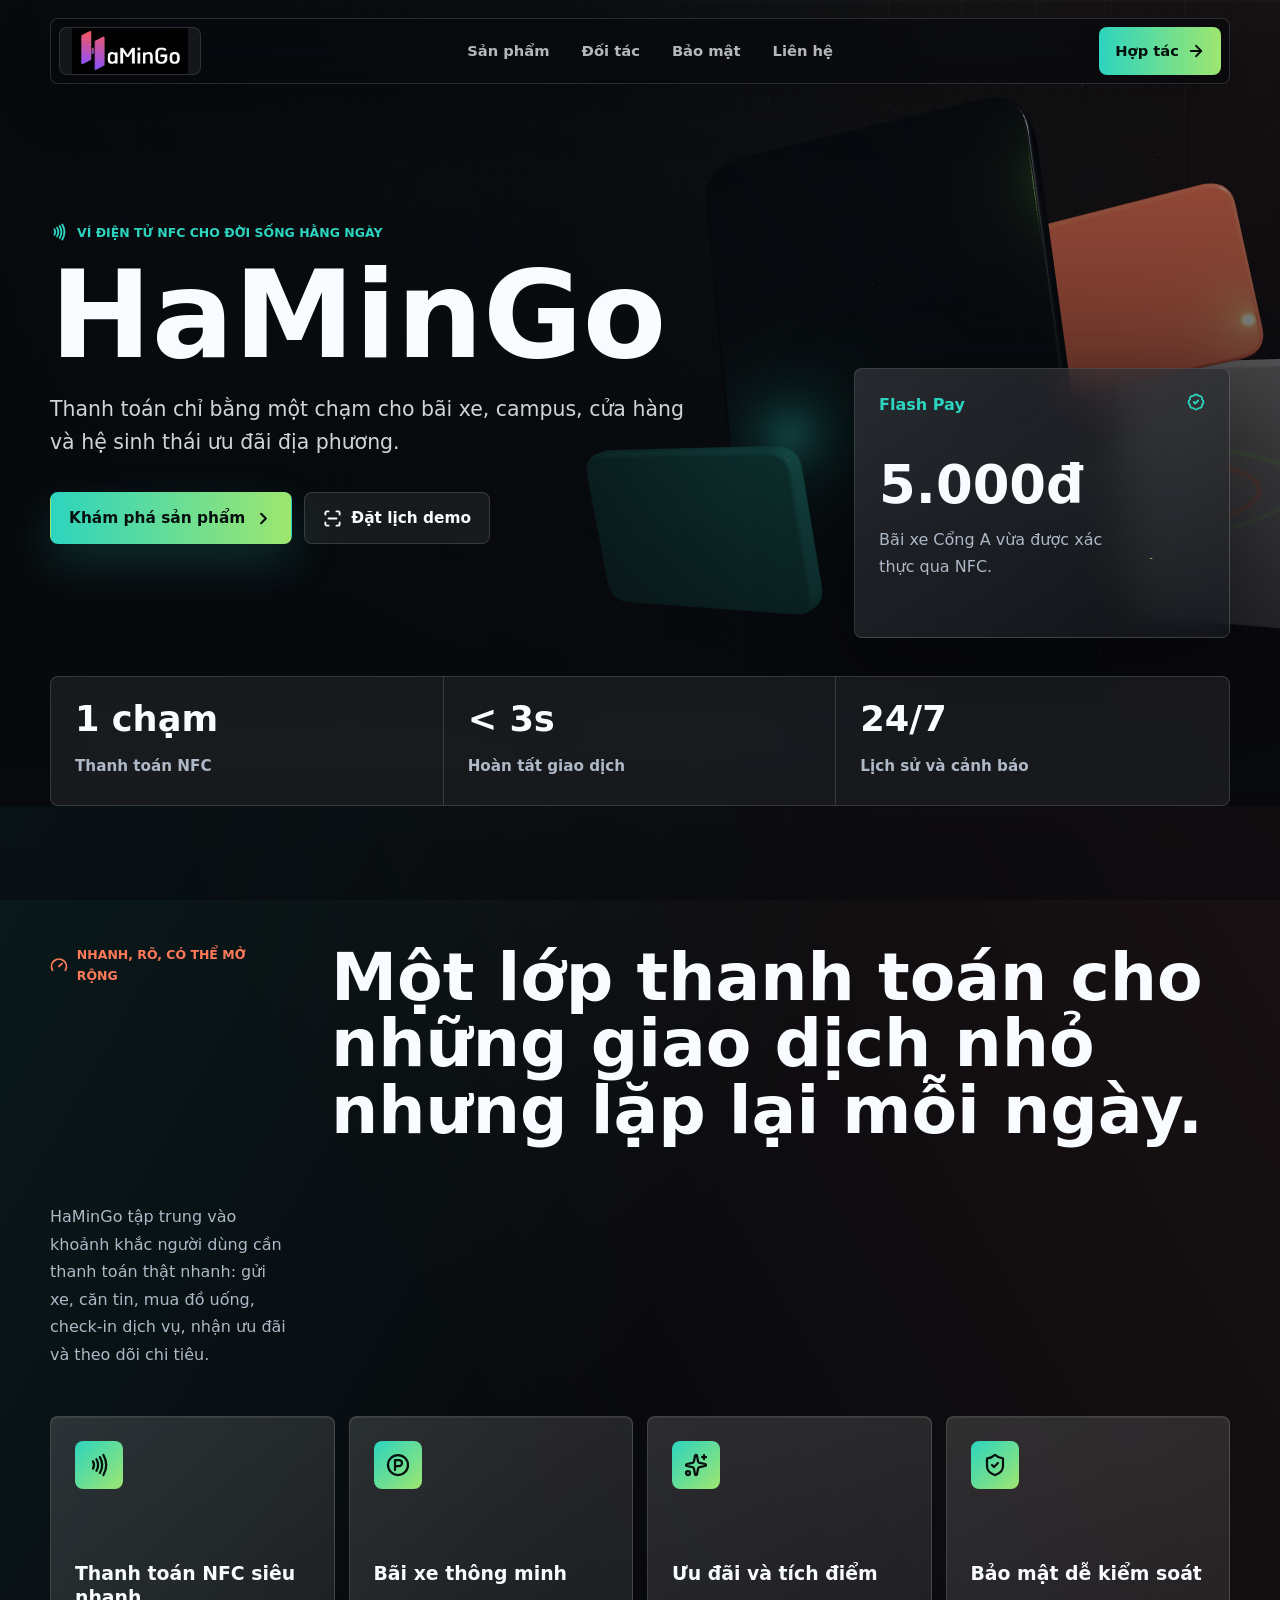
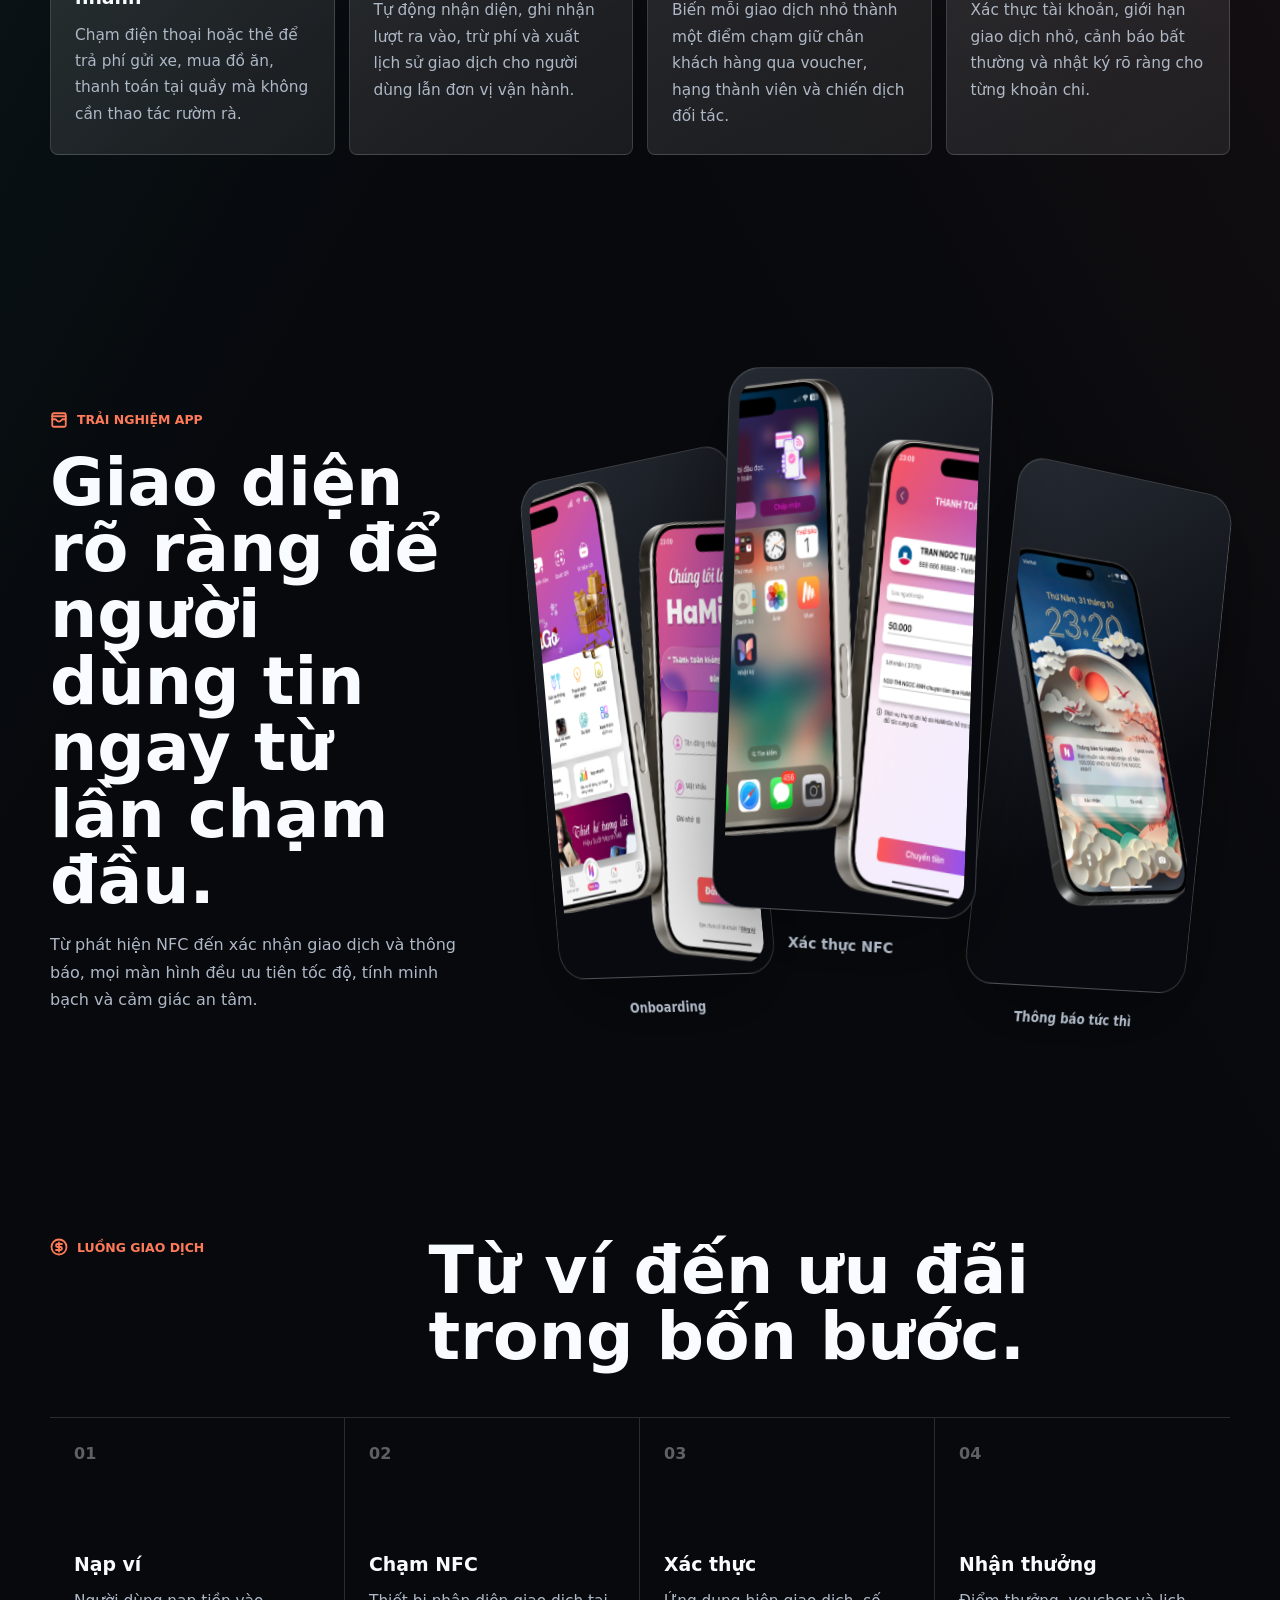
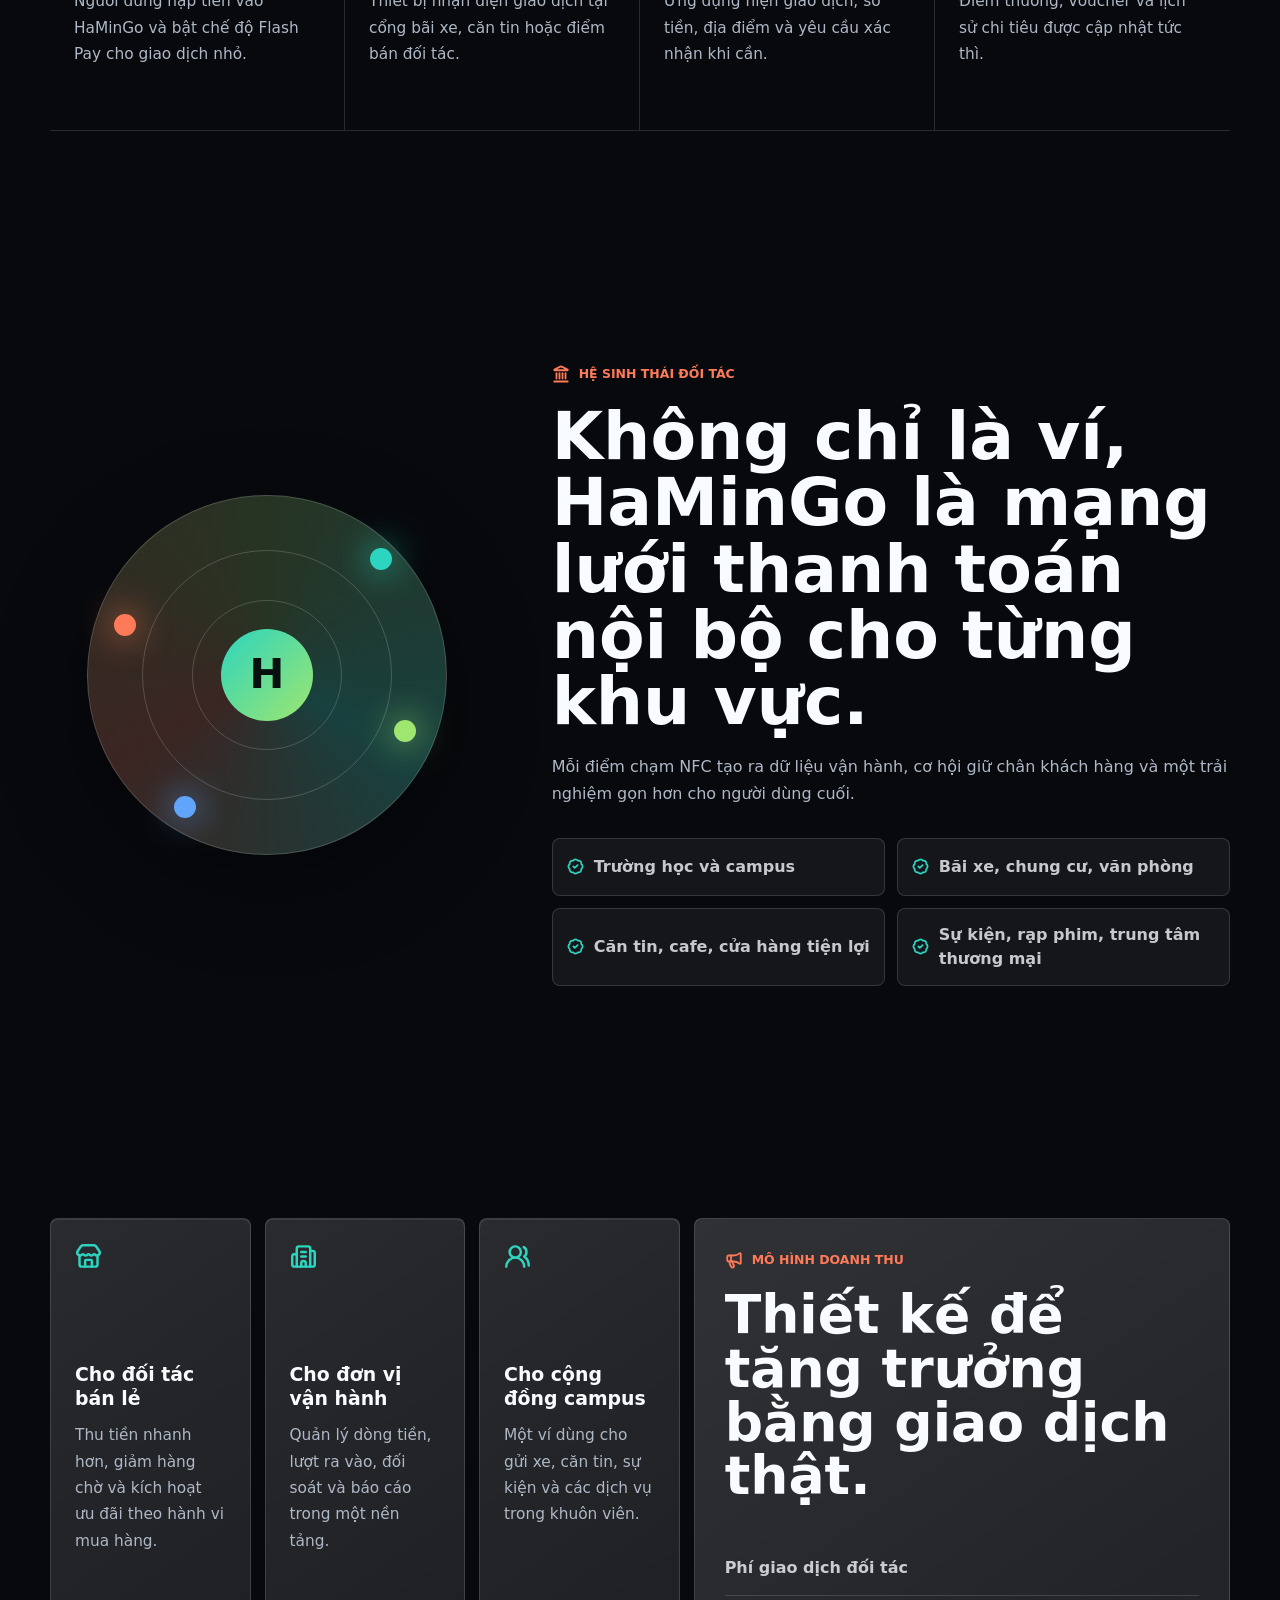
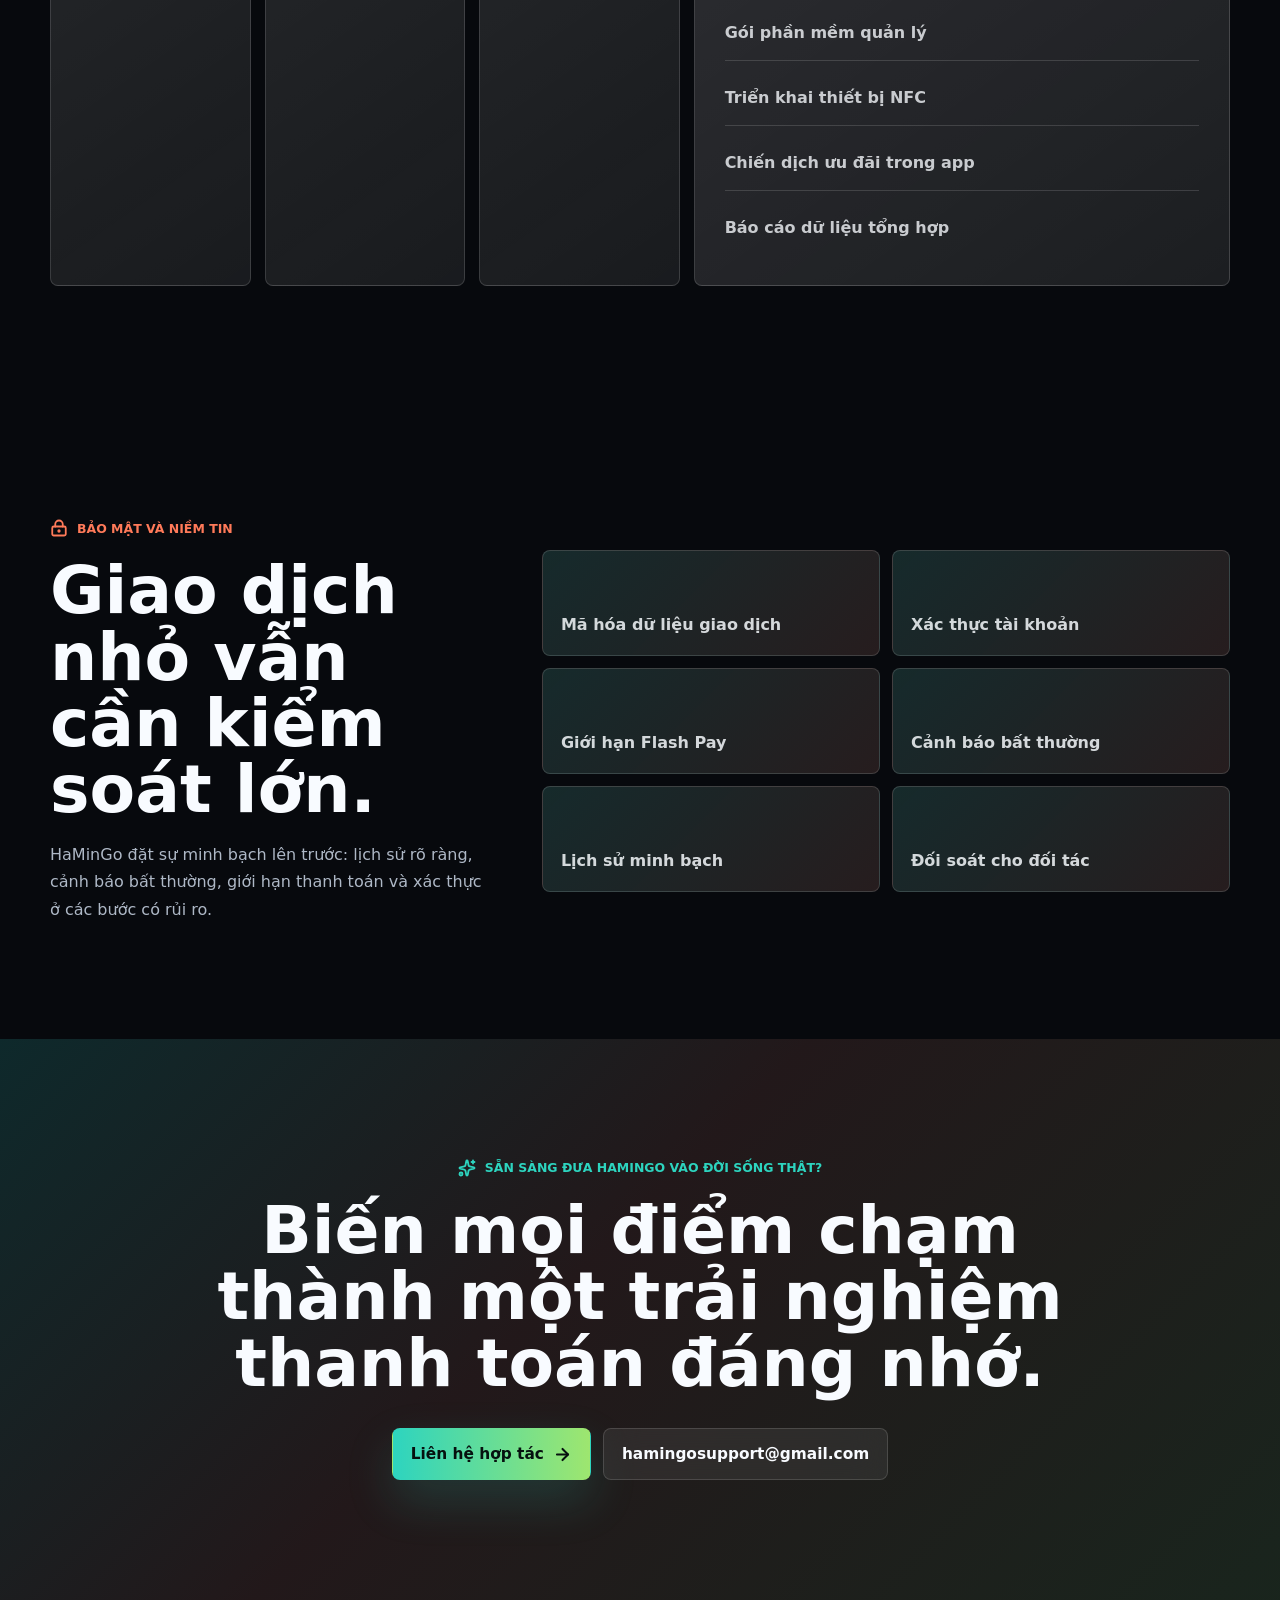
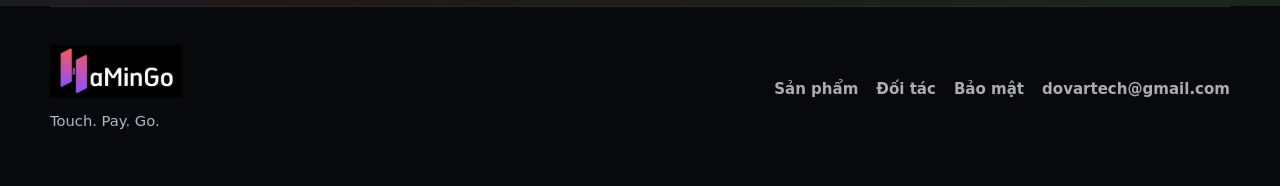
<file: index.html>
<!DOCTYPE html><html lang="vi"><head><meta charSet="utf-8"/><meta name="viewport" content="width=device-width, initial-scale=1"/><link rel="preload" href="/assets/brand/hamingo-logo-word.jpg" as="image"/><link rel="preload" href="/assets/mockups/login-home.png" as="image"/><link rel="preload" href="/assets/mockups/detect-verify.png" as="image"/><link rel="preload" href="/assets/mockups/notification.png" as="image"/><link rel="stylesheet" href="/assets/index-rCTfTrpc.css" data-rsc-css-href="/assets/index-rCTfTrpc.css" data-precedence="vite-rsc/importer-resources"/><link rel="modulepreload" href="/assets/layout-segment-context-DKIFgoDQ.js" crossorigin=""/><link rel="modulepreload" href="/assets/rolldown-runtime-S-ySWqyJ.js" crossorigin=""/><link rel="modulepreload" href="/assets/index-CpL_aPSA.js" crossorigin=""/><link rel="modulepreload" href="/assets/framework-XU8gKkFC.js" crossorigin=""/><link rel="modulepreload" href="/assets/Icon-D4C-hQEA.js" crossorigin=""/><link rel="modulepreload" href="/assets/HeroScene-DXcybHWg.js" crossorigin=""/><title>HaMinGo - Ví điện tử NFC thông minh</title><meta name="description" content="HaMinGo là ví điện tử NFC cho thanh toán một chạm, bãi xe thông minh, ưu đãi đối tác và giao dịch nhỏ hằng ngày."/><link rel="shortcut icon" href="/assets/brand/hamingo-logo-white.png"/><link rel="icon" href="/assets/brand/hamingo-logo-white.png"/><script>self.__VINEXT_RSC_PARAMS__={}</script><script>self.__VINEXT_RSC_NAV__={"pathname":"/","searchParams":[]}</script><link rel="modulepreload" href="/assets/index-CpL_aPSA.js" />
</head><body><main><header class="site-header"><a class="brand-mark" href="#top" aria-label="HaMinGo"><img src="/assets/brand/hamingo-logo-word.jpg" alt="HaMinGo"/></a><nav class="top-nav" aria-label="Điều hướng chính"><a href="#product">Sản phẩm</a><a href="#partners">Đối tác</a><a href="#security">Bảo mật</a><a href="#contact">Liên hệ</a></nav><a class="nav-action" href="mailto:dovartech@gmail.com?subject=Hop%20tac%20voi%20HaMinGo"><span>Hợp tác</span><svg xmlns="http://www.w3.org/2000/svg" width="18" height="18" viewBox="0 0 24 24" fill="none" stroke="currentColor" stroke-width="2.4" stroke-linecap="round" stroke-linejoin="round" class="lucide lucide-arrow-right" aria-hidden="true"><path d="M5 12h14"></path><path d="m12 5 7 7-7 7"></path></svg></a></header><section class="hero" id="top" aria-labelledby="hero-title"><canvas class="hero-canvas" aria-label="Mô phỏng 3D thanh toán NFC HaMinGo"></canvas><div class="hero-shell"><div class="hero-copy"><p class="eyebrow"><svg xmlns="http://www.w3.org/2000/svg" width="18" height="18" viewBox="0 0 24 24" fill="none" stroke="currentColor" stroke-width="2.5" stroke-linecap="round" stroke-linejoin="round" class="lucide lucide-nfc" aria-hidden="true"><path d="M6 8.32a7.43 7.43 0 0 1 0 7.36"></path><path d="M9.46 6.21a11.76 11.76 0 0 1 0 11.58"></path><path d="M12.91 4.1a15.91 15.91 0 0 1 .01 15.8"></path><path d="M16.37 2a20.16 20.16 0 0 1 0 20"></path></svg>Ví điện tử NFC cho đời sống hằng ngày</p><h1 id="hero-title">HaMinGo</h1><p class="hero-lead">Thanh toán chỉ bằng một chạm cho bãi xe, campus, cửa hàng và hệ sinh thái ưu đãi địa phương.</p><div class="hero-actions"><a class="button button-primary" href="#product"><span>Khám phá sản phẩm</span><svg xmlns="http://www.w3.org/2000/svg" width="19" height="19" viewBox="0 0 24 24" fill="none" stroke="currentColor" stroke-width="2.6" stroke-linecap="round" stroke-linejoin="round" class="lucide lucide-chevron-right" aria-hidden="true"><path d="m9 18 6-6-6-6"></path></svg></a><a class="button button-secondary" href="mailto:dovartech@gmail.com?subject=Demo%20HaMinGo"><svg xmlns="http://www.w3.org/2000/svg" width="19" height="19" viewBox="0 0 24 24" fill="none" stroke="currentColor" stroke-width="2.4" stroke-linecap="round" stroke-linejoin="round" class="lucide lucide-scan-line" aria-hidden="true"><path d="M3 7V5a2 2 0 0 1 2-2h2"></path><path d="M17 3h2a2 2 0 0 1 2 2v2"></path><path d="M21 17v2a2 2 0 0 1-2 2h-2"></path><path d="M7 21H5a2 2 0 0 1-2-2v-2"></path><path d="M7 12h10"></path></svg><span>Đặt lịch demo</span></a></div></div><div class="hero-panel" aria-label="Tổng quan giao dịch HaMinGo"><div class="panel-topline"><span>Flash Pay</span><svg xmlns="http://www.w3.org/2000/svg" width="18" height="18" viewBox="0 0 24 24" fill="none" stroke="currentColor" stroke-width="2.4" stroke-linecap="round" stroke-linejoin="round" class="lucide lucide-badge-check" aria-hidden="true"><path d="M3.85 8.62a4 4 0 0 1 4.78-4.77 4 4 0 0 1 6.74 0 4 4 0 0 1 4.78 4.78 4 4 0 0 1 0 6.74 4 4 0 0 1-4.77 4.78 4 4 0 0 1-6.75 0 4 4 0 0 1-4.78-4.77 4 4 0 0 1 0-6.76Z"></path><path d="m9 12 2 2 4-4"></path></svg></div><strong>5.000đ</strong><p>Bãi xe Cổng A vừa được xác thực qua NFC.</p><div class="signal-stack" aria-hidden="true"><span></span><span></span><span></span></div></div></div><div class="metric-strip" aria-label="Điểm nổi bật của HaMinGo"><div><strong>1 chạm</strong><span>Thanh toán NFC</span></div><div><strong>&lt; 3s</strong><span>Hoàn tất giao dịch</span></div><div><strong>24/7</strong><span>Lịch sử và cảnh báo</span></div></div></section><section class="section product-section" id="product"><div class="section-heading"><p class="eyebrow muted"><svg xmlns="http://www.w3.org/2000/svg" width="18" height="18" viewBox="0 0 24 24" fill="none" stroke="currentColor" stroke-width="2.4" stroke-linecap="round" stroke-linejoin="round" class="lucide lucide-gauge" aria-hidden="true"><path d="m12 14 4-4"></path><path d="M3.34 19a10 10 0 1 1 17.32 0"></path></svg>Nhanh, rõ, có thể mở rộng</p><h2>Một lớp thanh toán cho những giao dịch nhỏ nhưng lặp lại mỗi ngày.</h2><p>HaMinGo tập trung vào khoảnh khắc người dùng cần thanh toán thật nhanh: gửi xe, căn tin, mua đồ uống, check-in dịch vụ, nhận ưu đãi và theo dõi chi tiêu.</p></div><div class="feature-grid"><article class="feature-card"><div class="feature-icon"><svg xmlns="http://www.w3.org/2000/svg" width="24" height="24" viewBox="0 0 24 24" fill="none" stroke="currentColor" stroke-width="2.25" stroke-linecap="round" stroke-linejoin="round" class="lucide lucide-nfc" aria-hidden="true"><path d="M6 8.32a7.43 7.43 0 0 1 0 7.36"></path><path d="M9.46 6.21a11.76 11.76 0 0 1 0 11.58"></path><path d="M12.91 4.1a15.91 15.91 0 0 1 .01 15.8"></path><path d="M16.37 2a20.16 20.16 0 0 1 0 20"></path></svg></div><h3>Thanh toán NFC siêu nhanh</h3><p>Chạm điện thoại hoặc thẻ để trả phí gửi xe, mua đồ ăn, thanh toán tại quầy mà không cần thao tác rườm rà.</p></article><article class="feature-card"><div class="feature-icon"><svg xmlns="http://www.w3.org/2000/svg" width="24" height="24" viewBox="0 0 24 24" fill="none" stroke="currentColor" stroke-width="2.25" stroke-linecap="round" stroke-linejoin="round" class="lucide lucide-circle-parking" aria-hidden="true"><circle cx="12" cy="12" r="10"></circle><path d="M9 17V7h4a3 3 0 0 1 0 6H9"></path></svg></div><h3>Bãi xe thông minh</h3><p>Tự động nhận diện, ghi nhận lượt ra vào, trừ phí và xuất lịch sử giao dịch cho người dùng lẫn đơn vị vận hành.</p></article><article class="feature-card"><div class="feature-icon"><svg xmlns="http://www.w3.org/2000/svg" width="24" height="24" viewBox="0 0 24 24" fill="none" stroke="currentColor" stroke-width="2.25" stroke-linecap="round" stroke-linejoin="round" class="lucide lucide-sparkles" aria-hidden="true"><path d="M11.017 2.814a1 1 0 0 1 1.966 0l1.051 5.558a2 2 0 0 0 1.594 1.594l5.558 1.051a1 1 0 0 1 0 1.966l-5.558 1.051a2 2 0 0 0-1.594 1.594l-1.051 5.558a1 1 0 0 1-1.966 0l-1.051-5.558a2 2 0 0 0-1.594-1.594l-5.558-1.051a1 1 0 0 1 0-1.966l5.558-1.051a2 2 0 0 0 1.594-1.594z"></path><path d="M20 2v4"></path><path d="M22 4h-4"></path><circle cx="4" cy="20" r="2"></circle></svg></div><h3>Ưu đãi và tích điểm</h3><p>Biến mỗi giao dịch nhỏ thành một điểm chạm giữ chân khách hàng qua voucher, hạng thành viên và chiến dịch đối tác.</p></article><article class="feature-card"><div class="feature-icon"><svg xmlns="http://www.w3.org/2000/svg" width="24" height="24" viewBox="0 0 24 24" fill="none" stroke="currentColor" stroke-width="2.25" stroke-linecap="round" stroke-linejoin="round" class="lucide lucide-shield-check" aria-hidden="true"><path d="M20 13c0 5-3.5 7.5-7.66 8.95a1 1 0 0 1-.67-.01C7.5 20.5 4 18 4 13V6a1 1 0 0 1 1-1c2 0 4.5-1.2 6.24-2.72a1.17 1.17 0 0 1 1.52 0C14.51 3.81 17 5 19 5a1 1 0 0 1 1 1z"></path><path d="m9 12 2 2 4-4"></path></svg></div><h3>Bảo mật dễ kiểm soát</h3><p>Xác thực tài khoản, giới hạn giao dịch nhỏ, cảnh báo bất thường và nhật ký rõ ràng cho từng khoản chi.</p></article></div></section><section class="section app-showcase" aria-labelledby="app-title"><div class="mockup-copy"><p class="eyebrow muted"><svg xmlns="http://www.w3.org/2000/svg" width="18" height="18" viewBox="0 0 24 24" fill="none" stroke="currentColor" stroke-width="2.4" stroke-linecap="round" stroke-linejoin="round" class="lucide lucide-wallet-cards" aria-hidden="true"><path d="M3 11h3.75a2 2 0 0 1 1.6.8l.45.6a4 4 0 0 0 6.4 0l.45-.6a2 2 0 0 1 1.6-.8H21"></path><path d="M3 7h18"></path><rect x="3" y="3" width="18" height="18" rx="2"></rect></svg>Trải nghiệm app</p><h2 id="app-title">Giao diện rõ ràng để người dùng tin ngay từ lần chạm đầu.</h2><p>Từ phát hiện NFC đến xác nhận giao dịch và thông báo, mọi màn hình đều ưu tiên tốc độ, tính minh bạch và cảm giác an tâm.</p></div><div class="mockup-rack" aria-label="Các màn hình ứng dụng HaMinGo"><figure class="phone-shot phone-shot-1"><img src="/assets/mockups/login-home.png" alt="Màn hình đăng nhập và ví HaMinGo"/><figcaption>Onboarding</figcaption></figure><figure class="phone-shot phone-shot-2"><img src="/assets/mockups/detect-verify.png" alt="Màn hình phát hiện và xác thực giao dịch NFC"/><figcaption>Xác thực NFC</figcaption></figure><figure class="phone-shot phone-shot-3"><img src="/assets/mockups/notification.png" alt="Màn hình thông báo giao dịch HaMinGo"/><figcaption>Thông báo tức thì</figcaption></figure></div></section><section class="section flow-section"><div class="section-heading compact"><p class="eyebrow muted"><svg xmlns="http://www.w3.org/2000/svg" width="18" height="18" viewBox="0 0 24 24" fill="none" stroke="currentColor" stroke-width="2.4" stroke-linecap="round" stroke-linejoin="round" class="lucide lucide-circle-dollar-sign" aria-hidden="true"><circle cx="12" cy="12" r="10"></circle><path d="M16 8h-6a2 2 0 1 0 0 4h4a2 2 0 1 1 0 4H8"></path><path d="M12 18V6"></path></svg>Luồng giao dịch</p><h2>Từ ví đến ưu đãi trong bốn bước.</h2></div><div class="flow-grid"><article class="flow-step"><span>01</span><h3>Nạp ví</h3><p>Người dùng nạp tiền vào HaMinGo và bật chế độ Flash Pay cho giao dịch nhỏ.</p></article><article class="flow-step"><span>02</span><h3>Chạm NFC</h3><p>Thiết bị nhận diện giao dịch tại cổng bãi xe, căn tin hoặc điểm bán đối tác.</p></article><article class="flow-step"><span>03</span><h3>Xác thực</h3><p>Ứng dụng hiện giao dịch, số tiền, địa điểm và yêu cầu xác nhận khi cần.</p></article><article class="flow-step"><span>04</span><h3>Nhận thưởng</h3><p>Điểm thưởng, voucher và lịch sử chi tiêu được cập nhật tức thì.</p></article></div></section><section class="section partner-section" id="partners"><div class="partner-visual" aria-hidden="true"><div class="orbit-map"><span class="orbit-core">H</span><span class="orbit-dot dot-a"></span><span class="orbit-dot dot-b"></span><span class="orbit-dot dot-c"></span><span class="orbit-dot dot-d"></span></div></div><div class="partner-copy"><p class="eyebrow muted"><svg xmlns="http://www.w3.org/2000/svg" width="18" height="18" viewBox="0 0 24 24" fill="none" stroke="currentColor" stroke-width="2.4" stroke-linecap="round" stroke-linejoin="round" class="lucide lucide-landmark" aria-hidden="true"><path d="M10 18v-7"></path><path d="M11.119 2.205a2 2 0 0 1 1.762 0l7.84 3.846A.5.5 0 0 1 20.5 7h-17a.5.5 0 0 1-.22-.949z"></path><path d="M14 18v-7"></path><path d="M18 18v-7"></path><path d="M3 22h18"></path><path d="M6 18v-7"></path></svg>Hệ sinh thái đối tác</p><h2>Không chỉ là ví, HaMinGo là mạng lưới thanh toán nội bộ cho từng khu vực.</h2><p>Mỗi điểm chạm NFC tạo ra dữ liệu vận hành, cơ hội giữ chân khách hàng và một trải nghiệm gọn hơn cho người dùng cuối.</p><div class="partner-list"><span><svg xmlns="http://www.w3.org/2000/svg" width="17" height="17" viewBox="0 0 24 24" fill="none" stroke="currentColor" stroke-width="2.5" stroke-linecap="round" stroke-linejoin="round" class="lucide lucide-badge-check" aria-hidden="true"><path d="M3.85 8.62a4 4 0 0 1 4.78-4.77 4 4 0 0 1 6.74 0 4 4 0 0 1 4.78 4.78 4 4 0 0 1 0 6.74 4 4 0 0 1-4.77 4.78 4 4 0 0 1-6.75 0 4 4 0 0 1-4.78-4.77 4 4 0 0 1 0-6.76Z"></path><path d="m9 12 2 2 4-4"></path></svg>Trường học và campus</span><span><svg xmlns="http://www.w3.org/2000/svg" width="17" height="17" viewBox="0 0 24 24" fill="none" stroke="currentColor" stroke-width="2.5" stroke-linecap="round" stroke-linejoin="round" class="lucide lucide-badge-check" aria-hidden="true"><path d="M3.85 8.62a4 4 0 0 1 4.78-4.77 4 4 0 0 1 6.74 0 4 4 0 0 1 4.78 4.78 4 4 0 0 1 0 6.74 4 4 0 0 1-4.77 4.78 4 4 0 0 1-6.75 0 4 4 0 0 1-4.78-4.77 4 4 0 0 1 0-6.76Z"></path><path d="m9 12 2 2 4-4"></path></svg>Bãi xe, chung cư, văn phòng</span><span><svg xmlns="http://www.w3.org/2000/svg" width="17" height="17" viewBox="0 0 24 24" fill="none" stroke="currentColor" stroke-width="2.5" stroke-linecap="round" stroke-linejoin="round" class="lucide lucide-badge-check" aria-hidden="true"><path d="M3.85 8.62a4 4 0 0 1 4.78-4.77 4 4 0 0 1 6.74 0 4 4 0 0 1 4.78 4.78 4 4 0 0 1 0 6.74 4 4 0 0 1-4.77 4.78 4 4 0 0 1-6.75 0 4 4 0 0 1-4.78-4.77 4 4 0 0 1 0-6.76Z"></path><path d="m9 12 2 2 4-4"></path></svg>Căn tin, cafe, cửa hàng tiện lợi</span><span><svg xmlns="http://www.w3.org/2000/svg" width="17" height="17" viewBox="0 0 24 24" fill="none" stroke="currentColor" stroke-width="2.5" stroke-linecap="round" stroke-linejoin="round" class="lucide lucide-badge-check" aria-hidden="true"><path d="M3.85 8.62a4 4 0 0 1 4.78-4.77 4 4 0 0 1 6.74 0 4 4 0 0 1 4.78 4.78 4 4 0 0 1 0 6.74 4 4 0 0 1-4.77 4.78 4 4 0 0 1-6.75 0 4 4 0 0 1-4.78-4.77 4 4 0 0 1 0-6.76Z"></path><path d="m9 12 2 2 4-4"></path></svg>Sự kiện, rạp phim, trung tâm thương mại</span></div></div></section><section class="section business-section"><div class="business-grid"><article class="business-card"><svg xmlns="http://www.w3.org/2000/svg" width="27" height="27" viewBox="0 0 24 24" fill="none" stroke="currentColor" stroke-width="2.2" stroke-linecap="round" stroke-linejoin="round" class="lucide lucide-store" aria-hidden="true"><path d="M15 21v-5a1 1 0 0 0-1-1h-4a1 1 0 0 0-1 1v5"></path><path d="M17.774 10.31a1.12 1.12 0 0 0-1.549 0 2.5 2.5 0 0 1-3.451 0 1.12 1.12 0 0 0-1.548 0 2.5 2.5 0 0 1-3.452 0 1.12 1.12 0 0 0-1.549 0 2.5 2.5 0 0 1-3.77-3.248l2.889-4.184A2 2 0 0 1 7 2h10a2 2 0 0 1 1.653.873l2.895 4.192a2.5 2.5 0 0 1-3.774 3.244"></path><path d="M4 10.95V19a2 2 0 0 0 2 2h12a2 2 0 0 0 2-2v-8.05"></path></svg><h3>Cho đối tác bán lẻ</h3><p>Thu tiền nhanh hơn, giảm hàng chờ và kích hoạt ưu đãi theo hành vi mua hàng.</p></article><article class="business-card"><svg xmlns="http://www.w3.org/2000/svg" width="27" height="27" viewBox="0 0 24 24" fill="none" stroke="currentColor" stroke-width="2.2" stroke-linecap="round" stroke-linejoin="round" class="lucide lucide-building2 lucide-building-2" aria-hidden="true"><path d="M10 12h4"></path><path d="M10 8h4"></path><path d="M14 21v-3a2 2 0 0 0-4 0v3"></path><path d="M6 10H4a2 2 0 0 0-2 2v7a2 2 0 0 0 2 2h16a2 2 0 0 0 2-2V9a2 2 0 0 0-2-2h-2"></path><path d="M6 21V5a2 2 0 0 1 2-2h8a2 2 0 0 1 2 2v16"></path></svg><h3>Cho đơn vị vận hành</h3><p>Quản lý dòng tiền, lượt ra vào, đối soát và báo cáo trong một nền tảng.</p></article><article class="business-card"><svg xmlns="http://www.w3.org/2000/svg" width="27" height="27" viewBox="0 0 24 24" fill="none" stroke="currentColor" stroke-width="2.2" stroke-linecap="round" stroke-linejoin="round" class="lucide lucide-users-round" aria-hidden="true"><path d="M18 21a8 8 0 0 0-16 0"></path><circle cx="10" cy="8" r="5"></circle><path d="M22 20c0-3.37-2-6.5-4-8a5 5 0 0 0-.45-8.3"></path></svg><h3>Cho cộng đồng campus</h3><p>Một ví dùng cho gửi xe, căn tin, sự kiện và các dịch vụ trong khuôn viên.</p></article></div><div class="revenue-panel"><p class="eyebrow muted"><svg xmlns="http://www.w3.org/2000/svg" width="18" height="18" viewBox="0 0 24 24" fill="none" stroke="currentColor" stroke-width="2.4" stroke-linecap="round" stroke-linejoin="round" class="lucide lucide-megaphone" aria-hidden="true"><path d="M11 6a13 13 0 0 0 8.4-2.8A1 1 0 0 1 21 4v12a1 1 0 0 1-1.6.8A13 13 0 0 0 11 14H5a2 2 0 0 1-2-2V8a2 2 0 0 1 2-2z"></path><path d="M6 14a12 12 0 0 0 2.4 7.2 2 2 0 0 0 3.2-2.4A8 8 0 0 1 10 14"></path><path d="M8 6v8"></path></svg>Mô hình doanh thu</p><h2>Thiết kế để tăng trưởng bằng giao dịch thật.</h2><div class="revenue-list"><span>Phí giao dịch đối tác</span><span>Gói phần mềm quản lý</span><span>Triển khai thiết bị NFC</span><span>Chiến dịch ưu đãi trong app</span><span>Báo cáo dữ liệu tổng hợp</span></div></div></section><section class="section security-section" id="security"><div class="security-copy"><p class="eyebrow muted"><svg xmlns="http://www.w3.org/2000/svg" width="18" height="18" viewBox="0 0 24 24" fill="none" stroke="currentColor" stroke-width="2.4" stroke-linecap="round" stroke-linejoin="round" class="lucide lucide-lock-keyhole" aria-hidden="true"><circle cx="12" cy="16" r="1"></circle><rect x="3" y="10" width="18" height="12" rx="2"></rect><path d="M7 10V7a5 5 0 0 1 10 0v3"></path></svg>Bảo mật và niềm tin</p><h2>Giao dịch nhỏ vẫn cần kiểm soát lớn.</h2><p>HaMinGo đặt sự minh bạch lên trước: lịch sử rõ ràng, cảnh báo bất thường, giới hạn thanh toán và xác thực ở các bước có rủi ro.</p></div><div class="trust-grid"><span>Mã hóa dữ liệu giao dịch</span><span>Xác thực tài khoản</span><span>Giới hạn Flash Pay</span><span>Cảnh báo bất thường</span><span>Lịch sử minh bạch</span><span>Đối soát cho đối tác</span></div></section><section class="final-cta" id="contact"><div class="cta-content"><p class="eyebrow"><svg xmlns="http://www.w3.org/2000/svg" width="18" height="18" viewBox="0 0 24 24" fill="none" stroke="currentColor" stroke-width="2.4" stroke-linecap="round" stroke-linejoin="round" class="lucide lucide-sparkles" aria-hidden="true"><path d="M11.017 2.814a1 1 0 0 1 1.966 0l1.051 5.558a2 2 0 0 0 1.594 1.594l5.558 1.051a1 1 0 0 1 0 1.966l-5.558 1.051a2 2 0 0 0-1.594 1.594l-1.051 5.558a1 1 0 0 1-1.966 0l-1.051-5.558a2 2 0 0 0-1.594-1.594l-5.558-1.051a1 1 0 0 1 0-1.966l5.558-1.051a2 2 0 0 0 1.594-1.594z"></path><path d="M20 2v4"></path><path d="M22 4h-4"></path><circle cx="4" cy="20" r="2"></circle></svg>Sẵn sàng đưa HaMinGo vào đời sống thật?</p><h2>Biến mọi điểm chạm thành một trải nghiệm thanh toán đáng nhớ.</h2><div class="hero-actions center"><a class="button button-primary" href="mailto:dovartech@gmail.com?subject=Hop%20tac%20voi%20HaMinGo"><span>Liên hệ hợp tác</span><svg xmlns="http://www.w3.org/2000/svg" width="19" height="19" viewBox="0 0 24 24" fill="none" stroke="currentColor" stroke-width="2.6" stroke-linecap="round" stroke-linejoin="round" class="lucide lucide-arrow-right" aria-hidden="true"><path d="M5 12h14"></path><path d="m12 5 7 7-7 7"></path></svg></a><a class="button button-secondary" href="mailto:hamingosupport@gmail.com?subject=Tu%20van%20HaMinGo"><span>hamingosupport@gmail.com</span></a></div></div></section><footer class="site-footer"><div><img src="/assets/brand/hamingo-logo-word.jpg" alt="HaMinGo"/><p>Touch. Pay. Go.</p></div><nav aria-label="Điều hướng chân trang"><a href="#product">Sản phẩm</a><a href="#partners">Đối tác</a><a href="#security">Bảo mật</a><a href="mailto:dovartech@gmail.com">dovartech@gmail.com</a></nav></footer></main><script id="_R_">import("/assets/index-CpL_aPSA.js")</script></body></html><script>self.__VINEXT_RSC_CHUNKS__=self.__VINEXT_RSC_CHUNKS__||[];self.__VINEXT_RSC_CHUNKS__.push("2:I[\"8c0f216c4604\",[],\"Children\",1]\n3:I[\"15c18cfaeeff\",[],\"LayoutSegmentProvider\",1]\n4:I[\"8c0f216c4604\",[],\"Slot\",1]\n5:I[\"593f344dc510\",[],\"RedirectBoundary\",1]\n:HL[\"/assets/index-rCTfTrpc.css\",\"style\"]\n0:{\"__route\":\"route:/\",\"__interceptionContext\":null,\"__layoutIds\":[\"layout:/\"],\"__rootLayout\":\"/\",\"page:/\":\"$L1\",\"layout:/\":[[[[\"$\",\"link\",\"css:/assets/index-rCTfTrpc.css\",{\"rel\":\"stylesheet\",\"precedence\":\"vite-rsc/importer-resources\",\"href\":\"/assets/index-rCTfTrpc.css\",\"data-rsc-css-href\":\"/assets/index-rCTfTrpc.css\"}],\"$undefined\"],[\"$\",\"html\",null,{\"lang\":\"vi\",\"children\":[\"$\",\"body\",null,{\"children\":[\"$\",\"$L2\",null,{}]}]}]],null],\"route:/\":[[[\"$\",\"meta\",null,{\"charSet\":\"utf-8\"}],[[\"$\",\"title\",\"0\",{\"children\":\"HaMinGo - Ví điện tử NFC thông minh\"}],[\"$\",\"meta\",\"1\",{\"name\":\"description\",\"content\":\"HaMinGo là ví điện tử NFC cho thanh toán một chạm, bãi xe thông minh, ưu đãi đối tác và giao dịch nhỏ hằng ngày.\"}],[\"$\",\"link\",\"2\",{\"rel\":\"shortcut icon\",\"href\":\"/assets/brand/hamingo-logo-white.png\"}],[\"$\",\"link\",\"3\",{\"rel\":\"icon\",\"href\":\"/assets/brand/hamingo-logo-white.png\"}]],[[\"$\",\"meta\",\"0\",{\"name\":\"viewport\",\"content\":\"width=device-width, initial-scale=1\"}]]],[\"$\",\"$L3\",null,{\"segmentMap\":{\"children\":[]},\"children\":[\"$\",\"$L4\",null,{\"id\":\"layout:/\",\"parallelSlots\":\"$undefined\",\"children\":[\"$\",\"$L5\",null,{\"children\":[\"$\",\"$L3\",null,{\"segmentMap\":{\"children\":[]},\"children\":[\"$\",\"$L4\",null,{\"id\":\"page:/\"}]}]}]}]}]],\"__layoutFlags\":{\"layout:/\":\"s\"},\"__artifactCompatibility\":{\"schemaVersion\":1,\"graphVersion\":\"app-route-graph:4uhn5s1wvoptc\",\"deploymentVersion\":\"5a98d37d-7d30-4af4-ba56-7dbb760b299a\",\"appElementsSchemaVersion\":1,\"rscPayloadSchemaVersion\":1,\"rootBoundaryId\":\"/\",\"renderEpoch\":null}}\n")</script><script>self.__VINEXT_RSC_CHUNKS__=self.__VINEXT_RSC_CHUNKS__||[];self.__VINEXT_RSC_CHUNKS__.push("6:I[\"339f946bc456\",[],\"default\",1]\n7:I[\"407bec3c3c62\",[],\"default\",1]\n:HL[\"/assets/brand/hamingo-logo-word.jpg\",\"image\"]\n")</script><script>self.__VINEXT_RSC_CHUNKS__=self.__VINEXT_RSC_CHUNKS__||[];self.__VINEXT_RSC_CHUNKS__.push("1:[\"$\",\"main\",null,{\"children\":[[\"$\",\"header\",null,{\"className\":\"site-header\",\"children\":[[\"$\",\"a\",null,{\"className\":\"brand-mark\",\"href\":\"#top\",\"aria-label\":\"HaMinGo\",\"children\":[\"$\",\"img\",null,{\"src\":\"/assets/brand/hamingo-logo-word.jpg\",\"alt\":\"HaMinGo\"}]}],[\"$\",\"nav\",null,{\"className\":\"top-nav\",\"aria-label\":\"Điều hướng chính\",\"children\":[[\"$\",\"a\",null,{\"href\":\"#product\",\"children\":\"Sản phẩm\"}],[\"$\",\"a\",null,{\"href\":\"#partners\",\"children\":\"Đối tác\"}],[\"$\",\"a\",null,{\"href\":\"#security\",\"children\":\"Bảo mật\"}],[\"$\",\"a\",null,{\"href\":\"#contact\",\"children\":\"Liên hệ\"}]]}],[\"$\",\"a\",null,{\"className\":\"nav-action\",\"href\":\"mailto:dovartech@gmail.com?subject=Hop%20tac%20voi%20HaMinGo\",\"children\":[[\"$\",\"span\",null,{\"children\":\"Hợp tác\"}],[\"$\",\"$L6\",null,{\"ref\":\"$undefined\",\"iconNode\":[[\"path\",{\"d\":\"M5 12h14\",\"key\":\"1ays0h\"}],[\"path\",{\"d\":\"m12 5 7 7-7 7\",\"key\":\"xquz4c\"}]],\"className\":\"lucide-arrow-right\",\"size\":18,\"strokeWidth\":2.4,\"aria-hidden\":\"true\"}]]}]]}],[\"$\",\"section\",null,{\"className\":\"hero\",\"id\":\"top\",\"aria-labelledby\":\"hero-title\",\"children\":[[\"$\",\"$L7\",null,{}],[\"$\",\"div\",null,{\"className\":\"hero-shell\",\"children\":[[\"$\",\"div\",null,{\"className\":\"hero-copy\",\"children\":[[\"$\",\"p\",null,{\"className\":\"eyebrow\",\"children\":[[\"$\",\"$L6\",null,{\"ref\":\"$undefined\",\"iconNode\":[[\"path\",{\"d\":\"M6 8.32a7.43 7.43 0 0 1 0 7.36\",\"key\":\"9iaqei\"}],[\"path\",{\"d\":\"M9.46 6.21a11.76 11.76 0 0 1 0 11.58\",\"key\":\"1yha7l\"}],[\"path\",{\"d\":\"M12.91 4.1a15.91 15.91 0 0 1 .01 15.8\",\"key\":\"4iu2gk\"}],[\"path\",{\"d\":\"M16.37 2a20.16 20.16 0 0 1 0 20\",\"key\":\"sap9u2\"}]],\"className\":\"lucide-nfc\",\"size\":18,\"strokeWidth\":2.5,\"aria-hidden\":\"true\"}],\"Ví điện tử NFC cho đời sống hằng ngày\"]}],[\"$\",\"h1\",null,{\"id\":\"hero-title\",\"children\":\"HaMinGo\"}],[\"$\",\"p\",null,{\"className\":\"hero-lead\",\"children\":\"Thanh toán chỉ bằng một chạm cho bãi xe, campus, cửa hàng và hệ sinh thái ưu đãi địa phương.\"}],[\"$\",\"div\",null,{\"className\":\"hero-actions\",\"children\":[[\"$\",\"a\",null,{\"className\":\"button button-primary\",\"href\":\"#product\",\"children\":[[\"$\",\"span\",null,{\"children\":\"Khám phá sản phẩm\"}],[\"$\",\"$L6\",null,{\"ref\":\"$undefined\",\"iconNode\":[[\"path\",{\"d\":\"m9 18 6-6-6-6\",\"key\":\"mthhwq\"}]],\"className\":\"lucide-chevron-right\",\"size\":19,\"strokeWidth\":2.6,\"aria-hidden\":\"true\"}]]}],[\"$\",\"a\",null,{\"className\":\"button button-secondary\",\"href\":\"mailto:dovartech@gmail.com?subject=Demo%20HaMinGo\",\"children\":[[\"$\",\"$L6\",null,{\"ref\":\"$undefined\",\"iconNode\":[[\"path\",{\"d\":\"M3 7V5a2 2 0 0 1 2-2h2\",\"key\":\"aa7l1z\"}],[\"path\",{\"d\":\"M17 3h2a2 2 0 0 1 2 2v2\",\"key\":\"4qcy5o\"}],[\"path\",{\"d\":\"M21 17v2a2 2 0 0 1-2 2h-2\",\"key\":\"6vwrx8\"}],[\"path\",{\"d\":\"M7 21H5a2 2 0 0 1-2-2v-2\",\"key\":\"ioqczr\"}],[\"path\",{\"d\":\"M7 12h10\",\"key\":\"b7w52i\"}]],\"className\":\"lucide-scan-line\",\"size\":19,\"strokeWidth\":2.4,\"aria-hidden\":\"true\"}],[\"$\",\"span\",null,{\"children\":\"Đặt lịch demo\"}]]}]]}]]}],[\"$\",\"div\",null,{\"className\":\"hero-panel\",\"aria-label\":\"Tổng quan giao dịch HaMinGo\",\"children\":[[\"$\",\"div\",null,{\"className\":\"panel-topline\",\"children\":[[\"$\",\"span\",null,{\"children\":\"Flash Pay\"}],[\"$\",\"$L6\",null,{\"ref\":\"$undefined\",\"iconNode\":[[\"path\",{\"d\":\"M3.85 8.62a4 4 0 0 1 4.78-4.77 4 4 0 0 1 6.74 0 4 4 0 0 1 4.78 4.78 4 4 0 0 1 0 6.74 4 4 0 0 1-4.77 4.78 4 4 0 0 1-6.75 0 4 4 0 0 1-4.78-4.77 4 4 0 0 1 0-6.76Z\",\"key\":\"3c2336\"}],[\"path\",{\"d\":\"m9 12 2 2 4-4\",\"key\":\"dzmm74\"}]],\"className\":\"lucide-badge-check\",\"size\":18,\"strokeWidth\":2.4,\"aria-hidden\":\"true\"}]]}],[\"$\",\"strong\",null,{\"children\":\"5.000đ\"}],[\"$\",\"p\",null,{\"children\":\"Bãi xe Cổng A vừa được xác thực qua NFC.\"}],[\"$\",\"div\",null,{\"className\":\"signal-stack\",\"aria-hidden\":\"true\",\"children\":[[\"$\",\"span\",null,{}],[\"$\",\"span\",null,{}],[\"$\",\"span\",null,{}]]}]]}]]}],[\"$\",\"div\",null,{\"className\":\"metric-strip\",\"aria-label\":\"Điểm nổi bật của HaMinGo\",\"children\":[[\"$\",\"div\",\"Thanh toán NFC\",{\"children\":[[\"$\",\"strong\",null,{\"children\":\"1 chạm\"}],[\"$\",\"span\",null,{\"children\":\"Thanh toán NFC\"}]]}],[\"$\",\"div\",\"Hoàn tất giao dịch\",{\"children\":[[\"$\",\"strong\",null,{\"children\":\"\u003c 3s\"}],[\"$\",\"span\",null,{\"children\":\"Hoàn tất giao dịch\"}]]}],[\"$\",\"div\",\"Lịch sử và cảnh báo\",{\"children\":[[\"$\",\"strong\",null,{\"children\":\"24/7\"}],[\"$\",\"span\",null,{\"children\":\"Lịch sử và cảnh báo\"}]]}]]}]]}],[\"$\",\"section\",null,{\"className\":\"section product-section\",\"id\":\"product\",\"children\":[[\"$\",\"div\",null,{\"className\":\"section-heading\",\"children\":[[\"$\",\"p\",null,{\"className\":\"eyebrow muted\",\"children\":[[\"$\",\"$L6\",null,{\"ref\":\"$undefined\",\"iconNode\":[[\"path\",{\"d\":\"m12 14 4-4\",\"key\":\"9kzdfg\"}],[\"path\",{\"d\":\"M3.34 19a10 10 0 1 1 17.32 0\",\"key\":\"19p75a\"}]],\"className\":\"lucide-gauge\",\"size\":18,\"strokeWidth\":2.4,\"aria-hidden\":\"true\"}],\"Nhanh, rõ, có thể mở rộng\"]}],[\"$\",\"h2\",null,{\"children\":\"Một lớp thanh toán cho những giao dịch nhỏ nhưng lặp lại mỗi ngày.\"}],[\"$\",\"p\",null,{\"children\":\"HaMinGo tập trung vào khoảnh khắc người dùng cần thanh toán thật nhanh: gửi xe, căn tin, mua đồ uống, check-in dịch vụ, nhận ưu đãi và theo dõi chi tiêu.\"}]]}],\"$L8\"]}],\"$L9\",\"$La\",\"$Lb\",\"$Lc\",\"$Ld\",\"$Le\",\"$Lf\"]}]\n")</script><script>self.__VINEXT_RSC_CHUNKS__=self.__VINEXT_RSC_CHUNKS__||[];self.__VINEXT_RSC_CHUNKS__.push(":HL[\"/assets/mockups/login-home.png\",\"image\"]\n:HL[\"/assets/mockups/detect-verify.png\",\"image\"]\n:HL[\"/assets/mockups/notification.png\",\"image\"]\n")</script><script>self.__VINEXT_RSC_CHUNKS__=self.__VINEXT_RSC_CHUNKS__||[];self.__VINEXT_RSC_CHUNKS__.push("8:[\"$\",\"div\",null,{\"className\":\"feature-grid\",\"children\":[[\"$\",\"article\",\"Thanh toán NFC siêu nhanh\",{\"className\":\"feature-card\",\"children\":[[\"$\",\"div\",null,{\"className\":\"feature-icon\",\"children\":[\"$\",\"$L6\",null,{\"ref\":\"$undefined\",\"iconNode\":\"$1:props:children:1:props:children:1:props:children:0:props:children:0:props:children:0:props:iconNode\",\"className\":\"lucide-nfc\",\"size\":24,\"strokeWidth\":2.25,\"aria-hidden\":\"true\"}]}],[\"$\",\"h3\",null,{\"children\":\"Thanh toán NFC siêu nhanh\"}],[\"$\",\"p\",null,{\"children\":\"Chạm điện thoại hoặc thẻ để trả phí gửi xe, mua đồ ăn, thanh toán tại quầy mà không cần thao tác rườm rà.\"}]]}],[\"$\",\"article\",\"Bãi xe thông minh\",{\"className\":\"feature-card\",\"children\":[[\"$\",\"div\",null,{\"className\":\"feature-icon\",\"children\":[\"$\",\"$L6\",null,{\"ref\":\"$undefined\",\"iconNode\":[[\"circle\",{\"cx\":\"12\",\"cy\":\"12\",\"r\":\"10\",\"key\":\"1mglay\"}],[\"path\",{\"d\":\"M9 17V7h4a3 3 0 0 1 0 6H9\",\"key\":\"1dfk2c\"}]],\"className\":\"lucide-circle-parking\",\"size\":24,\"strokeWidth\":2.25,\"aria-hidden\":\"true\"}]}],[\"$\",\"h3\",null,{\"children\":\"Bãi xe thông minh\"}],[\"$\",\"p\",null,{\"children\":\"Tự động nhận diện, ghi nhận lượt ra vào, trừ phí và xuất lịch sử giao dịch cho người dùng lẫn đơn vị vận hành.\"}]]}],[\"$\",\"article\",\"Ưu đãi và tích điểm\",{\"className\":\"feature-card\",\"children\":[[\"$\",\"div\",null,{\"className\":\"feature-icon\",\"children\":[\"$\",\"$L6\",null,{\"ref\":\"$undefined\",\"iconNode\":[[\"path\",{\"d\":\"M11.017 2.814a1 1 0 0 1 1.966 0l1.051 5.558a2 2 0 0 0 1.594 1.594l5.558 1.051a1 1 0 0 1 0 1.966l-5.558 1.051a2 2 0 0 0-1.594 1.594l-1.051 5.558a1 1 0 0 1-1.966 0l-1.051-5.558a2 2 0 0 0-1.594-1.594l-5.558-1.051a1 1 0 0 1 0-1.966l5.558-1.051a2 2 0 0 0 1.594-1.594z\",\"key\":\"1s2grr\"}],[\"path\",{\"d\":\"M20 2v4\",\"key\":\"1rf3ol\"}],[\"path\",{\"d\":\"M22 4h-4\",\"key\":\"gwowj6\"}],[\"circle\",{\"cx\":\"4\",\"cy\":\"20\",\"r\":\"2\",\"key\":\"6kqj1y\"}]],\"className\":\"lucide-sparkles\",\"size\":24,\"strokeWidth\":2.25,\"aria-hidden\":\"true\"}]}],[\"$\",\"h3\",null,{\"children\":\"Ưu đãi và tích điểm\"}],[\"$\",\"p\",null,{\"children\":\"Biến mỗi giao dịch nhỏ thành một điểm chạm giữ chân khách hàng qua voucher, hạng thành viên và chiến dịch đối tác.\"}]]}],[\"$\",\"article\",\"Bảo mật dễ kiểm soát\",{\"className\":\"feature-card\",\"children\":[[\"$\",\"div\",null,{\"className\":\"feature-icon\",\"children\":[\"$\",\"$L6\",null,{\"ref\":\"$undefined\",\"iconNode\":[[\"path\",{\"d\":\"M20 13c0 5-3.5 7.5-7.66 8.95a1 1 0 0 1-.67-.01C7.5 20.5 4 18 4 13V6a1 1 0 0 1 1-1c2 0 4.5-1.2 6.24-2.72a1.17 1.17 0 0 1 1.52 0C14.51 3.81 17 5 19 5a1 1 0 0 1 1 1z\",\"key\":\"oel41y\"}],[\"path\",{\"d\":\"m9 12 2 2 4-4\",\"key\":\"dzmm74\"}]],\"className\":\"lucide-shield-check\",\"size\":24,\"strokeWidth\":2.25,\"aria-hidden\":\"true\"}]}],[\"$\",\"h3\",null,{\"children\":\"Bảo mật dễ kiểm soát\"}],[\"$\",\"p\",null,{\"children\":\"Xác thực tài khoản, giới hạn giao dịch nhỏ, cảnh báo bất thường và nhật ký rõ ràng cho từng khoản chi.\"}]]}]]}]\n")</script><script>self.__VINEXT_RSC_CHUNKS__=self.__VINEXT_RSC_CHUNKS__||[];self.__VINEXT_RSC_CHUNKS__.push("9:[\"$\",\"section\",null,{\"className\":\"section app-showcase\",\"aria-labelledby\":\"app-title\",\"children\":[[\"$\",\"div\",null,{\"className\":\"mockup-copy\",\"children\":[[\"$\",\"p\",null,{\"className\":\"eyebrow muted\",\"children\":[[\"$\",\"$L6\",null,{\"ref\":\"$undefined\",\"iconNode\":[[\"path\",{\"d\":\"M3 11h3.75a2 2 0 0 1 1.6.8l.45.6a4 4 0 0 0 6.4 0l.45-.6a2 2 0 0 1 1.6-.8H21\",\"key\":\"1vwh6y\"}],[\"path\",{\"d\":\"M3 7h18\",\"key\":\"1uiuf2\"}],[\"rect\",{\"x\":\"3\",\"y\":\"3\",\"width\":\"18\",\"height\":\"18\",\"rx\":\"2\",\"key\":\"h1oib\"}]],\"className\":\"lucide-wallet-cards\",\"size\":18,\"strokeWidth\":2.4,\"aria-hidden\":\"true\"}],\"Trải nghiệm app\"]}],[\"$\",\"h2\",null,{\"id\":\"app-title\",\"children\":\"Giao diện rõ ràng để người dùng tin ngay từ lần chạm đầu.\"}],[\"$\",\"p\",null,{\"children\":\"Từ phát hiện NFC đến xác nhận giao dịch và thông báo, mọi màn hình đều ưu tiên tốc độ, tính minh bạch và cảm giác an tâm.\"}]]}],[\"$\",\"div\",null,{\"className\":\"mockup-rack\",\"aria-label\":\"Các màn hình ứng dụng HaMinGo\",\"children\":[[\"$\",\"figure\",\"/assets/mockups/login-home.png\",{\"className\":\"phone-shot phone-shot-1\",\"children\":[[\"$\",\"img\",null,{\"src\":\"/assets/mockups/login-home.png\",\"alt\":\"Màn hình đăng nhập và ví HaMinGo\"}],[\"$\",\"figcaption\",null,{\"children\":\"Onboarding\"}]]}],[\"$\",\"figure\",\"/assets/mockups/detect-verify.png\",{\"className\":\"phone-shot phone-shot-2\",\"children\":[[\"$\",\"img\",null,{\"src\":\"/assets/mockups/detect-verify.png\",\"alt\":\"Màn hình phát hiện và xác thực giao dịch NFC\"}],[\"$\",\"figcaption\",null,{\"children\":\"Xác thực NFC\"}]]}],[\"$\",\"figure\",\"/assets/mockups/notification.png\",{\"className\":\"phone-shot phone-shot-3\",\"children\":[[\"$\",\"img\",null,{\"src\":\"/assets/mockups/notification.png\",\"alt\":\"Màn hình thông báo giao dịch HaMinGo\"}],[\"$\",\"figcaption\",null,{\"children\":\"Thông báo tức thì\"}]]}]]}]]}]\n")</script><script>self.__VINEXT_RSC_CHUNKS__=self.__VINEXT_RSC_CHUNKS__||[];self.__VINEXT_RSC_CHUNKS__.push("a:[\"$\",\"section\",null,{\"className\":\"section flow-section\",\"children\":[[\"$\",\"div\",null,{\"className\":\"section-heading compact\",\"children\":[[\"$\",\"p\",null,{\"className\":\"eyebrow muted\",\"children\":[[\"$\",\"$L6\",null,{\"ref\":\"$undefined\",\"iconNode\":[[\"circle\",{\"cx\":\"12\",\"cy\":\"12\",\"r\":\"10\",\"key\":\"1mglay\"}],[\"path\",{\"d\":\"M16 8h-6a2 2 0 1 0 0 4h4a2 2 0 1 1 0 4H8\",\"key\":\"1h4pet\"}],[\"path\",{\"d\":\"M12 18V6\",\"key\":\"zqpxq5\"}]],\"className\":\"lucide-circle-dollar-sign\",\"size\":18,\"strokeWidth\":2.4,\"aria-hidden\":\"true\"}],\"Luồng giao dịch\"]}],[\"$\",\"h2\",null,{\"children\":\"Từ ví đến ưu đãi trong bốn bước.\"}]]}],[\"$\",\"div\",null,{\"className\":\"flow-grid\",\"children\":[[\"$\",\"article\",\"01\",{\"className\":\"flow-step\",\"children\":[[\"$\",\"span\",null,{\"children\":\"01\"}],[\"$\",\"h3\",null,{\"children\":\"Nạp ví\"}],[\"$\",\"p\",null,{\"children\":\"Người dùng nạp tiền vào HaMinGo và bật chế độ Flash Pay cho giao dịch nhỏ.\"}]]}],[\"$\",\"article\",\"02\",{\"className\":\"flow-step\",\"children\":[[\"$\",\"span\",null,{\"children\":\"02\"}],[\"$\",\"h3\",null,{\"children\":\"Chạm NFC\"}],[\"$\",\"p\",null,{\"children\":\"Thiết bị nhận diện giao dịch tại cổng bãi xe, căn tin hoặc điểm bán đối tác.\"}]]}],[\"$\",\"article\",\"03\",{\"className\":\"flow-step\",\"children\":[[\"$\",\"span\",null,{\"children\":\"03\"}],[\"$\",\"h3\",null,{\"children\":\"Xác thực\"}],[\"$\",\"p\",null,{\"children\":\"Ứng dụng hiện giao dịch, số tiền, địa điểm và yêu cầu xác nhận khi cần.\"}]]}],[\"$\",\"article\",\"04\",{\"className\":\"flow-step\",\"children\":[[\"$\",\"span\",null,{\"children\":\"04\"}],[\"$\",\"h3\",null,{\"children\":\"Nhận thưởng\"}],[\"$\",\"p\",null,{\"children\":\"Điểm thưởng, voucher và lịch sử chi tiêu được cập nhật tức thì.\"}]]}]]}]]}]\n")</script><script>self.__VINEXT_RSC_CHUNKS__=self.__VINEXT_RSC_CHUNKS__||[];self.__VINEXT_RSC_CHUNKS__.push("b:[\"$\",\"section\",null,{\"className\":\"section partner-section\",\"id\":\"partners\",\"children\":[[\"$\",\"div\",null,{\"className\":\"partner-visual\",\"aria-hidden\":\"true\",\"children\":[\"$\",\"div\",null,{\"className\":\"orbit-map\",\"children\":[[\"$\",\"span\",null,{\"className\":\"orbit-core\",\"children\":\"H\"}],[\"$\",\"span\",null,{\"className\":\"orbit-dot dot-a\"}],[\"$\",\"span\",null,{\"className\":\"orbit-dot dot-b\"}],[\"$\",\"span\",null,{\"className\":\"orbit-dot dot-c\"}],[\"$\",\"span\",null,{\"className\":\"orbit-dot dot-d\"}]]}]}],[\"$\",\"div\",null,{\"className\":\"partner-copy\",\"children\":[[\"$\",\"p\",null,{\"className\":\"eyebrow muted\",\"children\":[[\"$\",\"$L6\",null,{\"ref\":\"$undefined\",\"iconNode\":[[\"path\",{\"d\":\"M10 18v-7\",\"key\":\"wt116b\"}],[\"path\",{\"d\":\"M11.119 2.205a2 2 0 0 1 1.762 0l7.84 3.846A.5.5 0 0 1 20.5 7h-17a.5.5 0 0 1-.22-.949z\",\"key\":\"yxxwt6\"}],[\"path\",{\"d\":\"M14 18v-7\",\"key\":\"vav6t3\"}],[\"path\",{\"d\":\"M18 18v-7\",\"key\":\"aexdmj\"}],[\"path\",{\"d\":\"M3 22h18\",\"key\":\"8prr45\"}],[\"path\",{\"d\":\"M6 18v-7\",\"key\":\"1ivflk\"}]],\"className\":\"lucide-landmark\",\"size\":18,\"strokeWidth\":2.4,\"aria-hidden\":\"true\"}],\"Hệ sinh thái đối tác\"]}],[\"$\",\"h2\",null,{\"children\":\"Không chỉ là ví, HaMinGo là mạng lưới thanh toán nội bộ cho từng khu vực.\"}],[\"$\",\"p\",null,{\"children\":\"Mỗi điểm chạm NFC tạo ra dữ liệu vận hành, cơ hội giữ chân khách hàng và một trải nghiệm gọn hơn cho người dùng cuối.\"}],[\"$\",\"div\",null,{\"className\":\"partner-list\",\"children\":[[\"$\",\"span\",\"Trường học và campus\",{\"children\":[[\"$\",\"$L6\",null,{\"ref\":\"$undefined\",\"iconNode\":\"$1:props:children:1:props:children:1:props:children:1:props:children:0:props:children:1:props:iconNode\",\"className\":\"lucide-badge-check\",\"size\":17,\"strokeWidth\":2.5,\"aria-hidden\":\"true\"}],\"Trường học và campus\"]}],[\"$\",\"span\",\"Bãi xe, chung cư, văn phòng\",{\"children\":[[\"$\",\"$L6\",null,{\"ref\":\"$undefined\",\"iconNode\":\"$1:props:children:1:props:children:1:props:children:1:props:children:0:props:children:1:props:iconNode\",\"className\":\"lucide-badge-check\",\"size\":17,\"strokeWidth\":2.5,\"aria-hidden\":\"true\"}],\"Bãi xe, chung cư, văn phòng\"]}],[\"$\",\"span\",\"Căn tin, cafe, cửa hàng tiện lợi\",{\"children\":[[\"$\",\"$L6\",null,{\"ref\":\"$undefined\",\"iconNode\":\"$1:props:children:1:props:children:1:props:children:1:props:children:0:props:children:1:props:iconNode\",\"className\":\"lucide-badge-check\",\"size\":17,\"strokeWidth\":2.5,\"aria-hidden\":\"true\"}],\"Căn tin, cafe, cửa hàng tiện lợi\"]}],[\"$\",\"span\",\"Sự kiện, rạp phim, trung tâm thương mại\",{\"children\":[[\"$\",\"$L6\",null,{\"ref\":\"$undefined\",\"iconNode\":\"$1:props:children:1:props:children:1:props:children:1:props:children:0:props:children:1:props:iconNode\",\"className\":\"lucide-badge-check\",\"size\":17,\"strokeWidth\":2.5,\"aria-hidden\":\"true\"}],\"Sự kiện, rạp phim, trung tâm thương mại\"]}]]}]]}]]}]\n")</script><script>self.__VINEXT_RSC_CHUNKS__=self.__VINEXT_RSC_CHUNKS__||[];self.__VINEXT_RSC_CHUNKS__.push("c:[\"$\",\"section\",null,{\"className\":\"section business-section\",\"children\":[[\"$\",\"div\",null,{\"className\":\"business-grid\",\"children\":[[\"$\",\"article\",\"Cho đối tác bán lẻ\",{\"className\":\"business-card\",\"children\":[[\"$\",\"$L6\",null,{\"ref\":\"$undefined\",\"iconNode\":[[\"path\",{\"d\":\"M15 21v-5a1 1 0 0 0-1-1h-4a1 1 0 0 0-1 1v5\",\"key\":\"slp6dd\"}],[\"path\",{\"d\":\"M17.774 10.31a1.12 1.12 0 0 0-1.549 0 2.5 2.5 0 0 1-3.451 0 1.12 1.12 0 0 0-1.548 0 2.5 2.5 0 0 1-3.452 0 1.12 1.12 0 0 0-1.549 0 2.5 2.5 0 0 1-3.77-3.248l2.889-4.184A2 2 0 0 1 7 2h10a2 2 0 0 1 1.653.873l2.895 4.192a2.5 2.5 0 0 1-3.774 3.244\",\"key\":\"o0xfot\"}],[\"path\",{\"d\":\"M4 10.95V19a2 2 0 0 0 2 2h12a2 2 0 0 0 2-2v-8.05\",\"key\":\"wn3emo\"}]],\"className\":\"lucide-store\",\"size\":27,\"strokeWidth\":2.2,\"aria-hidden\":\"true\"}],[\"$\",\"h3\",null,{\"children\":\"Cho đối tác bán lẻ\"}],[\"$\",\"p\",null,{\"children\":\"Thu tiền nhanh hơn, giảm hàng chờ và kích hoạt ưu đãi theo hành vi mua hàng.\"}]]}],[\"$\",\"article\",\"Cho đơn vị vận hành\",{\"className\":\"business-card\",\"children\":[[\"$\",\"$L6\",null,{\"ref\":\"$undefined\",\"iconNode\":[[\"path\",{\"d\":\"M10 12h4\",\"key\":\"a56b0p\"}],[\"path\",{\"d\":\"M10 8h4\",\"key\":\"1sr2af\"}],[\"path\",{\"d\":\"M14 21v-3a2 2 0 0 0-4 0v3\",\"key\":\"1rgiei\"}],[\"path\",{\"d\":\"M6 10H4a2 2 0 0 0-2 2v7a2 2 0 0 0 2 2h16a2 2 0 0 0 2-2V9a2 2 0 0 0-2-2h-2\",\"key\":\"secmi2\"}],[\"path\",{\"d\":\"M6 21V5a2 2 0 0 1 2-2h8a2 2 0 0 1 2 2v16\",\"key\":\"16ra0t\"}]],\"className\":\"lucide-building2 lucide-building-2\",\"size\":27,\"strokeWidth\":2.2,\"aria-hidden\":\"true\"}],[\"$\",\"h3\",null,{\"children\":\"Cho đơn vị vận hành\"}],[\"$\",\"p\",null,{\"children\":\"Quản lý dòng tiền, lượt ra vào, đối soát và báo cáo trong một nền tảng.\"}]]}],[\"$\",\"article\",\"Cho cộng đồng campus\",{\"className\":\"business-card\",\"children\":[[\"$\",\"$L6\",null,{\"ref\":\"$undefined\",\"iconNode\":[[\"path\",{\"d\":\"M18 21a8 8 0 0 0-16 0\",\"key\":\"3ypg7q\"}],[\"circle\",{\"cx\":\"10\",\"cy\":\"8\",\"r\":\"5\",\"key\":\"o932ke\"}],[\"path\",{\"d\":\"M22 20c0-3.37-2-6.5-4-8a5 5 0 0 0-.45-8.3\",\"key\":\"10s06x\"}]],\"className\":\"lucide-users-round\",\"size\":27,\"strokeWidth\":2.2,\"aria-hidden\":\"true\"}],[\"$\",\"h3\",null,{\"children\":\"Cho cộng đồng campus\"}],[\"$\",\"p\",null,{\"children\":\"Một ví dùng cho gửi xe, căn tin, sự kiện và các dịch vụ trong khuôn viên.\"}]]}]]}],[\"$\",\"div\",null,{\"className\":\"revenue-panel\",\"children\":[[\"$\",\"p\",null,{\"className\":\"eyebrow muted\",\"children\":[[\"$\",\"$L6\",null,{\"ref\":\"$undefined\",\"iconNode\":[[\"path\",{\"d\":\"M11 6a13 13 0 0 0 8.4-2.8A1 1 0 0 1 21 4v12a1 1 0 0 1-1.6.8A13 13 0 0 0 11 14H5a2 2 0 0 1-2-2V8a2 2 0 0 1 2-2z\",\"key\":\"q8bfy3\"}],[\"path\",{\"d\":\"M6 14a12 12 0 0 0 2.4 7.2 2 2 0 0 0 3.2-2.4A8 8 0 0 1 10 14\",\"key\":\"1853fq\"}],[\"path\",{\"d\":\"M8 6v8\",\"key\":\"15ugcq\"}]],\"className\":\"lucide-megaphone\",\"size\":18,\"strokeWidth\":2.4,\"aria-hidden\":\"true\"}],\"Mô hình doanh thu\"]}],[\"$\",\"h2\",null,{\"children\":\"Thiết kế để tăng trưởng bằng giao dịch thật.\"}],[\"$\",\"div\",null,{\"className\":\"revenue-list\",\"children\":[[\"$\",\"span\",\"Phí giao dịch đối tác\",{\"children\":\"Phí giao dịch đối tác\"}],[\"$\",\"span\",\"Gói phần mềm quản lý\",{\"children\":\"Gói phần mềm quản lý\"}],[\"$\",\"span\",\"Triển khai thiết bị NFC\",{\"children\":\"Triển khai thiết bị NFC\"}],[\"$\",\"span\",\"Chiến dịch ưu đãi trong app\",{\"children\":\"Chiến dịch ưu đãi trong app\"}],[\"$\",\"span\",\"Báo cáo dữ liệu tổng hợp\",{\"children\":\"Báo cáo dữ liệu tổng hợp\"}]]}]]}]]}]\n")</script><script>self.__VINEXT_RSC_CHUNKS__=self.__VINEXT_RSC_CHUNKS__||[];self.__VINEXT_RSC_CHUNKS__.push("d:[\"$\",\"section\",null,{\"className\":\"section security-section\",\"id\":\"security\",\"children\":[[\"$\",\"div\",null,{\"className\":\"security-copy\",\"children\":[[\"$\",\"p\",null,{\"className\":\"eyebrow muted\",\"children\":[[\"$\",\"$L6\",null,{\"ref\":\"$undefined\",\"iconNode\":[[\"circle\",{\"cx\":\"12\",\"cy\":\"16\",\"r\":\"1\",\"key\":\"1au0dj\"}],[\"rect\",{\"x\":\"3\",\"y\":\"10\",\"width\":\"18\",\"height\":\"12\",\"rx\":\"2\",\"key\":\"6s8ecr\"}],[\"path\",{\"d\":\"M7 10V7a5 5 0 0 1 10 0v3\",\"key\":\"1pqi11\"}]],\"className\":\"lucide-lock-keyhole\",\"size\":18,\"strokeWidth\":2.4,\"aria-hidden\":\"true\"}],\"Bảo mật và niềm tin\"]}],[\"$\",\"h2\",null,{\"children\":\"Giao dịch nhỏ vẫn cần kiểm soát lớn.\"}],[\"$\",\"p\",null,{\"children\":\"HaMinGo đặt sự minh bạch lên trước: lịch sử rõ ràng, cảnh báo bất thường, giới hạn thanh toán và xác thực ở các bước có rủi ro.\"}]]}],[\"$\",\"div\",null,{\"className\":\"trust-grid\",\"children\":[[\"$\",\"span\",null,{\"children\":\"Mã hóa dữ liệu giao dịch\"}],[\"$\",\"span\",null,{\"children\":\"Xác thực tài khoản\"}],[\"$\",\"span\",null,{\"children\":\"Giới hạn Flash Pay\"}],[\"$\",\"span\",null,{\"children\":\"Cảnh báo bất thường\"}],[\"$\",\"span\",null,{\"children\":\"Lịch sử minh bạch\"}],[\"$\",\"span\",null,{\"children\":\"Đối soát cho đối tác\"}]]}]]}]\n")</script><script>self.__VINEXT_RSC_CHUNKS__=self.__VINEXT_RSC_CHUNKS__||[];self.__VINEXT_RSC_CHUNKS__.push("e:[\"$\",\"section\",null,{\"className\":\"final-cta\",\"id\":\"contact\",\"children\":[\"$\",\"div\",null,{\"className\":\"cta-content\",\"children\":[[\"$\",\"p\",null,{\"className\":\"eyebrow\",\"children\":[[\"$\",\"$L6\",null,{\"ref\":\"$undefined\",\"iconNode\":\"$8:props:children:2:props:children:0:props:children:props:iconNode\",\"className\":\"lucide-sparkles\",\"size\":18,\"strokeWidth\":2.4,\"aria-hidden\":\"true\"}],\"Sẵn sàng đưa HaMinGo vào đời sống thật?\"]}],[\"$\",\"h2\",null,{\"children\":\"Biến mọi điểm chạm thành một trải nghiệm thanh toán đáng nhớ.\"}],[\"$\",\"div\",null,{\"className\":\"hero-actions center\",\"children\":[[\"$\",\"a\",null,{\"className\":\"button button-primary\",\"href\":\"mailto:dovartech@gmail.com?subject=Hop%20tac%20voi%20HaMinGo\",\"children\":[[\"$\",\"span\",null,{\"children\":\"Liên hệ hợp tác\"}],[\"$\",\"$L6\",null,{\"ref\":\"$undefined\",\"iconNode\":\"$1:props:children:0:props:children:2:props:children:1:props:iconNode\",\"className\":\"lucide-arrow-right\",\"size\":19,\"strokeWidth\":2.6,\"aria-hidden\":\"true\"}]]}],[\"$\",\"a\",null,{\"className\":\"button button-secondary\",\"href\":\"mailto:hamingosupport@gmail.com?subject=Tu%20van%20HaMinGo\",\"children\":[\"$\",\"span\",null,{\"children\":\"hamingosupport@gmail.com\"}]}]]}]]}]}]\nf:[\"$\",\"footer\",null,{\"className\":\"site-footer\",\"children\":[[\"$\",\"div\",null,{\"children\":[[\"$\",\"img\",null,{\"src\":\"/assets/brand/hamingo-logo-word.jpg\",\"alt\":\"HaMinGo\"}],[\"$\",\"p\",null,{\"children\":\"Touch. Pay. Go.\"}]]}],[\"$\",\"nav\",null,{\"aria-label\":\"Điều hướng chân trang\",\"children\":[[\"$\",\"a\",null,{\"href\":\"#product\",\"children\":\"Sản phẩm\"}],[\"$\",\"a\",null,{\"href\":\"#partners\",\"children\":\"Đối tác\"}],[\"$\",\"a\",null,{\"href\":\"#security\",\"children\":\"Bảo mật\"}],[\"$\",\"a\",null,{\"href\":\"mailto:dovartech@gmail.com\",\"children\":\"dovartech@gmail.com\"}]]}]]}]\n")</script><script>self.__VINEXT_RSC_DONE__=true</script>
</file>
<file: assets/index-rCTfTrpc.css>
/*! tailwindcss v4.2.1 | MIT License | https://tailwindcss.com */
@layer properties{@supports (((-webkit-hyphens:none)) and (not (margin-trim:inline))) or ((-moz-orient:inline) and (not (color:rgb(from red r g b)))){*,:before,:after,::backdrop{--tw-shadow:0 0 #0000;--tw-shadow-color:initial;--tw-shadow-alpha:100%;--tw-inset-shadow:0 0 #0000;--tw-inset-shadow-color:initial;--tw-inset-shadow-alpha:100%;--tw-ring-color:initial;--tw-ring-shadow:0 0 #0000;--tw-inset-ring-color:initial;--tw-inset-ring-shadow:0 0 #0000;--tw-ring-inset:initial;--tw-ring-offset-width:0px;--tw-ring-offset-color:#fff;--tw-ring-offset-shadow:0 0 #0000}}}@layer theme{:root,:host{--font-sans:ui-sans-serif, system-ui, sans-serif, "Apple Color Emoji", "Segoe UI Emoji", "Segoe UI Symbol", "Noto Color Emoji";--font-mono:ui-monospace, SFMono-Regular, Menlo, Monaco, Consolas, "Liberation Mono", "Courier New", monospace;--spacing:.25rem;--default-font-family:var(--font-sans);--default-mono-font-family:var(--font-mono)}}@layer base{*,:after,:before,::backdrop{box-sizing:border-box;border:0 solid;margin:0;padding:0}::file-selector-button{box-sizing:border-box;border:0 solid;margin:0;padding:0}html,:host{-webkit-text-size-adjust:100%;tab-size:4;line-height:1.5;font-family:var(--default-font-family,ui-sans-serif, system-ui, sans-serif, "Apple Color Emoji", "Segoe UI Emoji", "Segoe UI Symbol", "Noto Color Emoji");font-feature-settings:var(--default-font-feature-settings,normal);font-variation-settings:var(--default-font-variation-settings,normal);-webkit-tap-highlight-color:transparent}hr{height:0;color:inherit;border-top-width:1px}abbr:where([title]){-webkit-text-decoration:underline dotted;text-decoration:underline dotted}h1,h2,h3,h4,h5,h6{font-size:inherit;font-weight:inherit}a{color:inherit;-webkit-text-decoration:inherit;-webkit-text-decoration:inherit;-webkit-text-decoration:inherit;-webkit-text-decoration:inherit;text-decoration:inherit}b,strong{font-weight:bolder}code,kbd,samp,pre{font-family:var(--default-mono-font-family,ui-monospace, SFMono-Regular, Menlo, Monaco, Consolas, "Liberation Mono", "Courier New", monospace);font-feature-settings:var(--default-mono-font-feature-settings,normal);font-variation-settings:var(--default-mono-font-variation-settings,normal);font-size:1em}small{font-size:80%}sub,sup{vertical-align:baseline;font-size:75%;line-height:0;position:relative}sub{bottom:-.25em}sup{top:-.5em}table{text-indent:0;border-color:inherit;border-collapse:collapse}:-moz-focusring{outline:auto}progress{vertical-align:baseline}summary{display:list-item}ol,ul,menu{list-style:none}img,svg,video,canvas,audio,iframe,embed,object{vertical-align:middle;display:block}img,video{max-width:100%;height:auto}button,input,select,optgroup,textarea{font:inherit;font-feature-settings:inherit;font-variation-settings:inherit;letter-spacing:inherit;color:inherit;opacity:1;background-color:#0000;border-radius:0}::file-selector-button{font:inherit;font-feature-settings:inherit;font-variation-settings:inherit;letter-spacing:inherit;color:inherit;opacity:1;background-color:#0000;border-radius:0}:where(select:is([multiple],[size])) optgroup{font-weight:bolder}:where(select:is([multiple],[size])) optgroup option{padding-inline-start:20px}::file-selector-button{margin-inline-end:4px}::placeholder{opacity:1}@supports (not ((-webkit-appearance:-apple-pay-button))) or (contain-intrinsic-size:1px){::placeholder{color:currentColor}@supports (color:color-mix(in lab, red, red)){::placeholder{color:color-mix(in oklab, currentcolor 50%, transparent)}}}textarea{resize:vertical}::-webkit-search-decoration{-webkit-appearance:none}::-webkit-date-and-time-value{min-height:1lh;text-align:inherit}::-webkit-datetime-edit{display:inline-flex}::-webkit-datetime-edit-fields-wrapper{padding:0}::-webkit-datetime-edit{padding-block:0}::-webkit-datetime-edit-year-field{padding-block:0}::-webkit-datetime-edit-month-field{padding-block:0}::-webkit-datetime-edit-day-field{padding-block:0}::-webkit-datetime-edit-hour-field{padding-block:0}::-webkit-datetime-edit-minute-field{padding-block:0}::-webkit-datetime-edit-second-field{padding-block:0}::-webkit-datetime-edit-millisecond-field{padding-block:0}::-webkit-datetime-edit-meridiem-field{padding-block:0}::-webkit-calendar-picker-indicator{line-height:1}:-moz-ui-invalid{box-shadow:none}button,input:where([type=button],[type=reset],[type=submit]){appearance:button}::file-selector-button{appearance:button}::-webkit-inner-spin-button{height:auto}::-webkit-outer-spin-button{height:auto}[hidden]:where(:not([hidden=until-found])){display:none!important}}@layer components;@layer utilities{.relative{position:relative}.start{inset-inline-start:var(--spacing)}.table{display:table}.resize{resize:both}.ring{--tw-ring-shadow:var(--tw-ring-inset,) 0 0 0 calc(1px + var(--tw-ring-offset-width)) var(--tw-ring-color,currentcolor);box-shadow:var(--tw-inset-shadow), var(--tw-inset-ring-shadow), var(--tw-ring-offset-shadow), var(--tw-ring-shadow), var(--tw-shadow)}}:root{--lightningcss-light: ;--lightningcss-dark:initial;color-scheme:dark;--bg:#07090d;--bg-soft:#0d1118;--bg-panel:#ffffff12;--bg-panel-strong:#ffffff1c;--ink:#f8fbff;--muted:#aeb8c6;--soft:#788493;--line:#ffffff24;--teal:#2dd4bf;--blue:#60a5fa;--coral:#ff7a59;--lime:#9ee66f;--silver:#e4ebf5;--shadow:0 28px 90px #0000006b;--radius:8px;--max:1180px}*{box-sizing:border-box}html{scroll-behavior:smooth}body{background:linear-gradient(120deg, #2dd4bf1f, transparent 28%), linear-gradient(240deg, #ff7a591a, transparent 32%), var(--bg);min-width:320px;color:var(--ink);letter-spacing:0;margin:0;font-family:Inter,ui-sans-serif,system-ui,-apple-system,BlinkMacSystemFont,Segoe UI,sans-serif;overflow-x:hidden}body:before{content:"";z-index:-3;pointer-events:none;background-image:linear-gradient(#ffffff0b 1px,#0000 1px),linear-gradient(90deg,#ffffff09 1px,#0000 1px);background-size:74px 74px;position:fixed;inset:0;-webkit-mask-image:linear-gradient(#000000bf,#0000 72%);mask-image:linear-gradient(#000000bf,#0000 72%)}body:after{content:"";z-index:-2;pointer-events:none;background:linear-gradient(180deg, transparent, #07090db3 58%, var(--bg)), repeating-linear-gradient(90deg, #ffffff08 0, #ffffff08 1px, transparent 1px, transparent 16px);opacity:.5;position:fixed;inset:0}main{position:relative;overflow:hidden}a{color:inherit;text-decoration:none}img{max-width:100%;display:block}button,input{font:inherit}h1,h2,h3,p{margin-top:0}h1{letter-spacing:0;max-width:720px;margin-bottom:22px;font-size:7.6rem;font-weight:900;line-height:.9}h2{letter-spacing:0;margin-bottom:18px;font-size:4.15rem;font-weight:880;line-height:1}h3{letter-spacing:0;margin-bottom:12px;font-size:1.18rem;font-weight:800;line-height:1.28}p{color:var(--muted);font-size:1rem;line-height:1.72}.site-header{z-index:50;width:min(var(--max), calc(100% - 42px));border:1px solid var(--line);border-radius:var(--radius);-webkit-backdrop-filter:blur(20px);backdrop-filter:blur(20px);background:#07090db8;grid-template-columns:auto minmax(0,1fr) auto;align-items:center;gap:18px;min-height:66px;margin:0 auto;padding:8px;display:grid;position:fixed;inset:18px 0 auto;box-shadow:0 18px 55px #0000003d}.brand-mark{border-radius:var(--radius);background:#ffffff0f;border:1px solid #ffffff1c;justify-content:center;align-items:center;width:142px;height:48px;padding:8px 12px;display:inline-flex}.brand-mark img{width:116px;height:auto}.top-nav{justify-content:center;gap:4px;display:flex}.top-nav a,.nav-action{border-radius:var(--radius);color:#f8fbffb8;justify-content:center;align-items:center;gap:8px;min-height:48px;font-size:.92rem;font-weight:780;transition:background .18s,color .18s,transform .18s;display:inline-flex}.top-nav a{padding:0 14px}.top-nav a:hover,.top-nav a:focus-visible{color:var(--ink);background:#ffffff17}.nav-action{color:#06110f;background:linear-gradient(90deg, var(--teal), var(--lime));padding:0 16px}.nav-action:hover,.nav-action:focus-visible{transform:translateY(-1px)}.hero{min-height:88svh;padding:128px max(21px, calc((100vw - var(--max)) / 2)) 0;isolation:isolate;position:relative}.hero:before{content:"";z-index:-1;pointer-events:none;background:linear-gradient(90deg,#07090df2 0%,#07090db8 43%,#07090d33 76%),linear-gradient(#07090d1f,#07090deb);position:absolute;inset:0}.hero-canvas{z-index:-2;width:100%;height:100%;position:absolute;inset:0}.hero-shell{z-index:2;grid-template-columns:minmax(0,.94fr) minmax(270px,.46fr);align-items:center;gap:36px;min-height:calc(88svh - 128px);padding-bottom:154px;display:grid;position:relative}.hero-copy{max-width:770px}.eyebrow{color:var(--teal);letter-spacing:0;text-transform:uppercase;align-items:center;gap:9px;margin-bottom:18px;font-size:.78rem;font-weight:860;display:inline-flex}.eyebrow.muted{color:var(--coral)}.hero-lead{color:#f8fbffd6;max-width:650px;font-size:1.28rem;line-height:1.65}.hero-actions{flex-wrap:wrap;gap:12px;margin-top:32px;display:flex}.hero-actions.center{justify-content:center}.button{border-radius:var(--radius);border:1px solid #0000;justify-content:center;align-items:center;gap:9px;min-height:52px;padding:0 18px;font-size:.96rem;font-weight:840;transition:transform .18s,border-color .18s,background .18s;display:inline-flex;position:relative;overflow:hidden}.button:after{content:"";opacity:0;background:linear-gradient(90deg,#0000,#ffffff5c,#0000);width:30%;transition:opacity .18s,transform .52s;position:absolute;inset:-60% auto -60% -34%;transform:rotate(18deg)}.button:hover,.button:focus-visible{transform:translateY(-2px)}.button:hover:after,.button:focus-visible:after{opacity:1;transform:translate(420%)rotate(18deg)}.button-primary{color:#06110f;background:linear-gradient(90deg, var(--teal), var(--lime));box-shadow:0 20px 48px #2dd4bf2e}.button-secondary{color:var(--ink);border-color:var(--line);-webkit-backdrop-filter:blur(18px);backdrop-filter:blur(18px);background:#ffffff12}.hero-panel{border:1px solid var(--line);border-radius:var(--radius);min-height:270px;box-shadow:var(--shadow);-webkit-backdrop-filter:blur(20px);backdrop-filter:blur(20px);background:linear-gradient(145deg,#ffffff21,#ffffff09),#080c1294;align-self:end;padding:24px;position:relative}.panel-topline{color:var(--teal);justify-content:space-between;font-weight:840;display:flex}.hero-panel strong{color:var(--ink);margin:42px 0 14px;font-size:3.3rem;font-weight:900;line-height:1;display:block}.hero-panel p{max-width:260px;margin-bottom:0}.signal-stack{width:110px;height:110px;position:absolute;bottom:24px;right:24px;transform:rotateX(62deg)rotate(-20deg)}.signal-stack span{border:1px solid var(--teal);border-radius:50%;animation:2.4s ease-out infinite signalPulse;position:absolute;inset:50%}.signal-stack span:nth-child(2){border-color:var(--coral);animation-delay:.55s}.signal-stack span:nth-child(3){border-color:var(--lime);animation-delay:1.1s}.metric-strip{z-index:3;width:min(var(--max), 100%);border:1px solid var(--line);border-radius:var(--radius);-webkit-backdrop-filter:blur(20px);backdrop-filter:blur(20px);background:#ffffff12;grid-template-columns:repeat(3,1fr);margin:-116px auto 0;display:grid;position:relative}.metric-strip div{border-right:1px solid var(--line);min-height:128px;padding:24px}.metric-strip div:last-child{border-right:0}.metric-strip strong{color:var(--ink);margin-bottom:18px;font-size:2.2rem;font-weight:900;line-height:1;display:block}.metric-strip span{color:var(--muted);font-size:.95rem;font-weight:720}.section{width:min(var(--max), calc(100% - 42px));margin:0 auto;padding:116px 0;scroll-margin-top:112px}.section-heading{grid-template-columns:minmax(170px,.42fr) minmax(0,1.58fr);align-items:start;gap:42px;margin-bottom:48px;display:grid}.section-heading h2{max-width:880px}.section-heading p:not(.eyebrow){max-width:700px}.section-heading.compact{grid-template-columns:minmax(170px,.42fr) minmax(0,1fr);margin-bottom:30px}.product-section{padding-top:138px}.feature-grid{grid-template-columns:repeat(4,minmax(0,1fr));gap:14px;display:grid}.feature-card,.flow-step,.business-card{border:1px solid var(--line);border-radius:var(--radius);background:linear-gradient(145deg,#ffffff1a,#ffffff08),#ffffff0b;min-height:286px;padding:24px;transition:transform .18s,border-color .18s,background .18s;position:relative;overflow:hidden;box-shadow:inset 0 1px #ffffff14}.feature-card:before,.flow-step:before,.business-card:before{content:"";pointer-events:none;opacity:0;background:linear-gradient(120deg,#2dd4bf2e,#0000 46%,#ff7a5929);transition:opacity .18s;position:absolute;inset:0}.feature-card:hover,.flow-step:hover,.business-card:hover{background:linear-gradient(145deg,#ffffff21,#ffffff0b),#ffffff0f;border-color:#ffffff3d;transform:translateY(-4px)}.feature-card:hover:before,.flow-step:hover:before,.business-card:hover:before{opacity:1}.feature-icon{border-radius:var(--radius);color:#07110f;background:linear-gradient(135deg, var(--teal), var(--lime));place-items:center;width:48px;height:48px;margin-bottom:72px;display:grid}.feature-card p,.flow-step p,.business-card p{margin-bottom:0;font-size:.96rem}.app-showcase{grid-template-columns:minmax(0,.74fr) minmax(420px,1.26fr);align-items:center;gap:46px;display:grid}.mockup-copy{max-width:480px}.mockup-rack{perspective:1400px;min-height:650px;position:relative}.phone-shot{width:252px;box-shadow:var(--shadow);transform-style:preserve-3d;background:linear-gradient(145deg,#262b33,#080a0f 64%);border:1px solid #fff3;border-radius:30px;margin:0;padding:10px;position:absolute}.phone-shot img{aspect-ratio:9/19.3;object-fit:cover;border-radius:22px;width:100%}.phone-shot figcaption{color:var(--muted);text-align:center;font-size:.84rem;font-weight:760;position:absolute;bottom:-42px;left:18px;right:18px}.phone-shot-1{top:74px;left:0;transform:rotateY(-24deg)rotate(-6deg)}.phone-shot-2{z-index:2;top:0;left:210px;transform:translateZ(80px)rotateY(-8deg)rotate(2deg)}.phone-shot-3{top:86px;right:0;transform:rotateY(22deg)rotate(7deg)}.flow-section{padding-top:84px}.flow-grid{border-top:1px solid var(--line);border-bottom:1px solid var(--line);grid-template-columns:repeat(4,minmax(0,1fr));display:grid}.flow-step{min-height:312px;box-shadow:none;background:0 0;border-width:0 1px 0 0;border-radius:0}.flow-step:last-child{border-right:0}.flow-step span{color:#f8fbff5c;margin-bottom:86px;font-weight:900;display:block}.partner-section{grid-template-columns:minmax(280px,.78fr) minmax(0,1.22fr);align-items:center;gap:68px;display:grid}.partner-visual{place-items:center;min-height:470px;display:grid}.orbit-map{width:360px;height:360px;box-shadow:var(--shadow);background:conic-gradient(from 120deg,#2dd4bf3d,#ff7a592e,#9ee66f29,#2dd4bf3d),#ffffff0a;border:1px solid #ffffff29;border-radius:50%;animation:18s linear infinite orbitSpin;position:relative}.orbit-map:before,.orbit-map:after{content:"";border:1px solid #ffffff2e;border-radius:50%;position:absolute;inset:54px}.orbit-map:after{inset:104px}.orbit-core{color:#06110f;background:linear-gradient(135deg, var(--teal), var(--lime));border-radius:50%;place-items:center;width:92px;height:92px;font-size:2.6rem;font-weight:900;display:grid;position:absolute;top:50%;left:50%;transform:translate(-50%,-50%)}.orbit-dot{background:var(--coral);border-radius:50%;width:22px;height:22px;position:absolute;box-shadow:0 0 34px}.dot-a{color:var(--coral);top:118px;left:26px}.dot-b{color:var(--teal);background:var(--teal);top:52px;right:54px}.dot-c{color:var(--lime);background:var(--lime);bottom:112px;right:30px}.dot-d{color:var(--blue);background:var(--blue);bottom:36px;left:86px}.partner-copy p:not(.eyebrow){max-width:710px}.partner-list{grid-template-columns:repeat(2,minmax(0,1fr));gap:12px;margin-top:30px;display:grid}.partner-list span{border:1px solid var(--line);border-radius:var(--radius);color:#f8fbffc7;background:#ffffff0e;align-items:center;gap:10px;min-height:58px;padding:14px;font-weight:760;display:flex}.partner-list svg{color:var(--teal);flex:none}.business-section{grid-template-columns:minmax(0,1.08fr) minmax(330px,.92fr);align-items:stretch;gap:14px;display:grid}.business-grid{grid-template-columns:repeat(3,minmax(0,1fr));gap:14px;display:grid}.business-card{min-height:350px}.business-card svg{color:var(--teal);margin-bottom:92px}.revenue-panel{border:1px solid var(--line);border-radius:var(--radius);background:linear-gradient(145deg,#ffffff1f,#ffffff0a),#ffffff0d;padding:30px}.revenue-panel h2{font-size:3.35rem}.revenue-list{gap:10px;margin-top:38px;display:grid}.revenue-list span{border-bottom:1px solid var(--line);color:#f8fbffc7;padding:15px 0;font-weight:760;display:block}.revenue-list span:last-child{border-bottom:0}.security-section{grid-template-columns:minmax(0,.78fr) minmax(360px,1.22fr);align-items:center;gap:52px;display:grid}.security-copy p:not(.eyebrow){max-width:550px}.trust-grid{grid-template-columns:repeat(2,minmax(0,1fr));gap:12px;display:grid}.trust-grid span{border:1px solid var(--line);border-radius:var(--radius);color:#f8fbffd6;background:linear-gradient(135deg,#2dd4bf1c,#ff7a5914),#ffffff0d;align-items:end;min-height:106px;padding:18px;font-weight:800;display:flex}.final-cta{text-align:center;background:linear-gradient(135deg,#2dd4bf24,#ff7a591a 44%,#9ee66f1c),#090d13;width:100%;padding:118px 21px 126px;position:relative}.cta-content{width:min(880px,100%);margin:0 auto}.cta-content h2{margin-left:auto;margin-right:auto}.site-footer{width:min(var(--max), calc(100% - 42px));border-top:1px solid var(--line);grid-template-columns:1fr auto;align-items:center;gap:28px;margin:0 auto;padding:38px 0 52px;display:grid}.site-footer img{width:132px;height:auto;margin-bottom:10px}.site-footer p{margin-bottom:0;font-size:.92rem}.site-footer nav{flex-wrap:wrap;justify-content:flex-end;gap:14px 18px;display:flex}.site-footer a{color:#f8fbffad;font-size:.94rem;font-weight:760}.site-footer a:hover,.site-footer a:focus-visible{color:var(--ink)}@keyframes signalPulse{0%{opacity:.8;width:0;height:0;transform:translate(-50%,-50%)}to{opacity:0;width:110px;height:110px;transform:translate(-50%,-50%)}}@keyframes orbitSpin{to{transform:rotate(360deg)}}@media (width<=1180px){h1{font-size:6.1rem}h2{font-size:3.35rem}.feature-grid,.flow-grid{grid-template-columns:repeat(2,minmax(0,1fr))}.flow-step:nth-child(2){border-right:0}.flow-step:nth-child(-n+2){border-bottom:1px solid var(--line)}.app-showcase,.partner-section,.security-section,.section-heading{grid-template-columns:1fr}.mockup-copy,.security-copy p:not(.eyebrow){max-width:760px}.business-section{grid-template-columns:1fr}}@media (width<=920px){.site-header{grid-template-columns:auto auto;width:min(100% - 28px,720px);inset:12px 0 auto}.top-nav{order:3;grid-column:1/-1;justify-content:start;padding-top:2px;overflow-x:auto}.top-nav a{flex:none}.hero{min-height:92svh;padding:150px 16px 0}.hero-shell{grid-template-columns:1fr;min-height:calc(92svh - 150px);padding-bottom:116px}.hero-panel{align-self:start;max-width:420px}.metric-strip{margin-top:-84px}.section{width:min(100% - 32px,720px);padding:86px 0}.product-section{padding-top:120px}.app-showcase{gap:24px}.mockup-rack{min-height:760px}.phone-shot{width:232px}.phone-shot-1{top:74px;left:0}.phone-shot-2{top:0;left:50%;transform:translate(-50%)translateZ(80px)rotateY(-8deg)rotate(2deg)}.phone-shot-3{top:238px;right:0}.business-grid,.partner-list,.trust-grid{grid-template-columns:1fr}}@media (width<=680px){h1{font-size:4.15rem}h2,.revenue-panel h2{font-size:2.45rem}.site-header{min-height:auto}.brand-mark{width:126px}.brand-mark img{width:102px}.nav-action{padding:0 12px}.hero{padding-top:142px}.hero-lead{font-size:1.05rem}.hero-actions,.button{width:100%}.metric-strip{grid-template-columns:1fr}.metric-strip div{border-right:0;border-bottom:1px solid var(--line);min-height:auto}.metric-strip div:last-child{border-bottom:0}.feature-grid,.flow-grid{grid-template-columns:1fr}.feature-card,.business-card{min-height:auto}.feature-icon,.business-card svg{margin-bottom:34px}.flow-step,.flow-step:nth-child(2),.flow-step:nth-child(-n+2){border-right:0;border-bottom:1px solid var(--line);min-height:auto}.flow-step:last-child{border-bottom:0}.flow-step span{margin-bottom:34px}.mockup-rack{min-height:970px}.phone-shot{width:224px;left:50%;right:auto}.phone-shot-1{top:0;transform:translate(-50%)rotateY(-10deg)rotate(-4deg)}.phone-shot-2{top:298px;transform:translate(-50%)rotateY(8deg)rotate(3deg)}.phone-shot-3{top:596px;transform:translate(-50%)rotateY(-8deg)rotate(-2deg)}.partner-visual{min-height:330px}.orbit-map{width:260px;height:260px}.orbit-core{width:72px;height:72px;font-size:2rem}.business-grid{grid-template-columns:1fr}.revenue-panel{padding:22px}.site-footer{grid-template-columns:1fr;width:min(100% - 32px,720px)}.site-footer nav{justify-content:flex-start}}@media (width<=430px){h1{font-size:3.42rem}h2,.revenue-panel h2{font-size:2.08rem}.top-nav a{padding:0 11px}.hero-panel strong{font-size:2.45rem}.metric-strip strong{font-size:1.82rem}}@media (prefers-reduced-motion:reduce){html{scroll-behavior:auto}*,:before,:after{scroll-behavior:auto!important;transition-duration:1ms!important;animation-duration:1ms!important;animation-iteration-count:1!important}}@property --tw-shadow{syntax:"*";inherits:false;initial-value:0 0 #0000}@property --tw-shadow-color{syntax:"*";inherits:false}@property --tw-shadow-alpha{syntax:"<percentage>";inherits:false;initial-value:100%}@property --tw-inset-shadow{syntax:"*";inherits:false;initial-value:0 0 #0000}@property --tw-inset-shadow-color{syntax:"*";inherits:false}@property --tw-inset-shadow-alpha{syntax:"<percentage>";inherits:false;initial-value:100%}@property --tw-ring-color{syntax:"*";inherits:false}@property --tw-ring-shadow{syntax:"*";inherits:false;initial-value:0 0 #0000}@property --tw-inset-ring-color{syntax:"*";inherits:false}@property --tw-inset-ring-shadow{syntax:"*";inherits:false;initial-value:0 0 #0000}@property --tw-ring-inset{syntax:"*";inherits:false}@property --tw-ring-offset-width{syntax:"<length>";inherits:false;initial-value:0}@property --tw-ring-offset-color{syntax:"*";inherits:false;initial-value:#fff}@property --tw-ring-offset-shadow{syntax:"*";inherits:false;initial-value:0 0 #0000}
</file>
